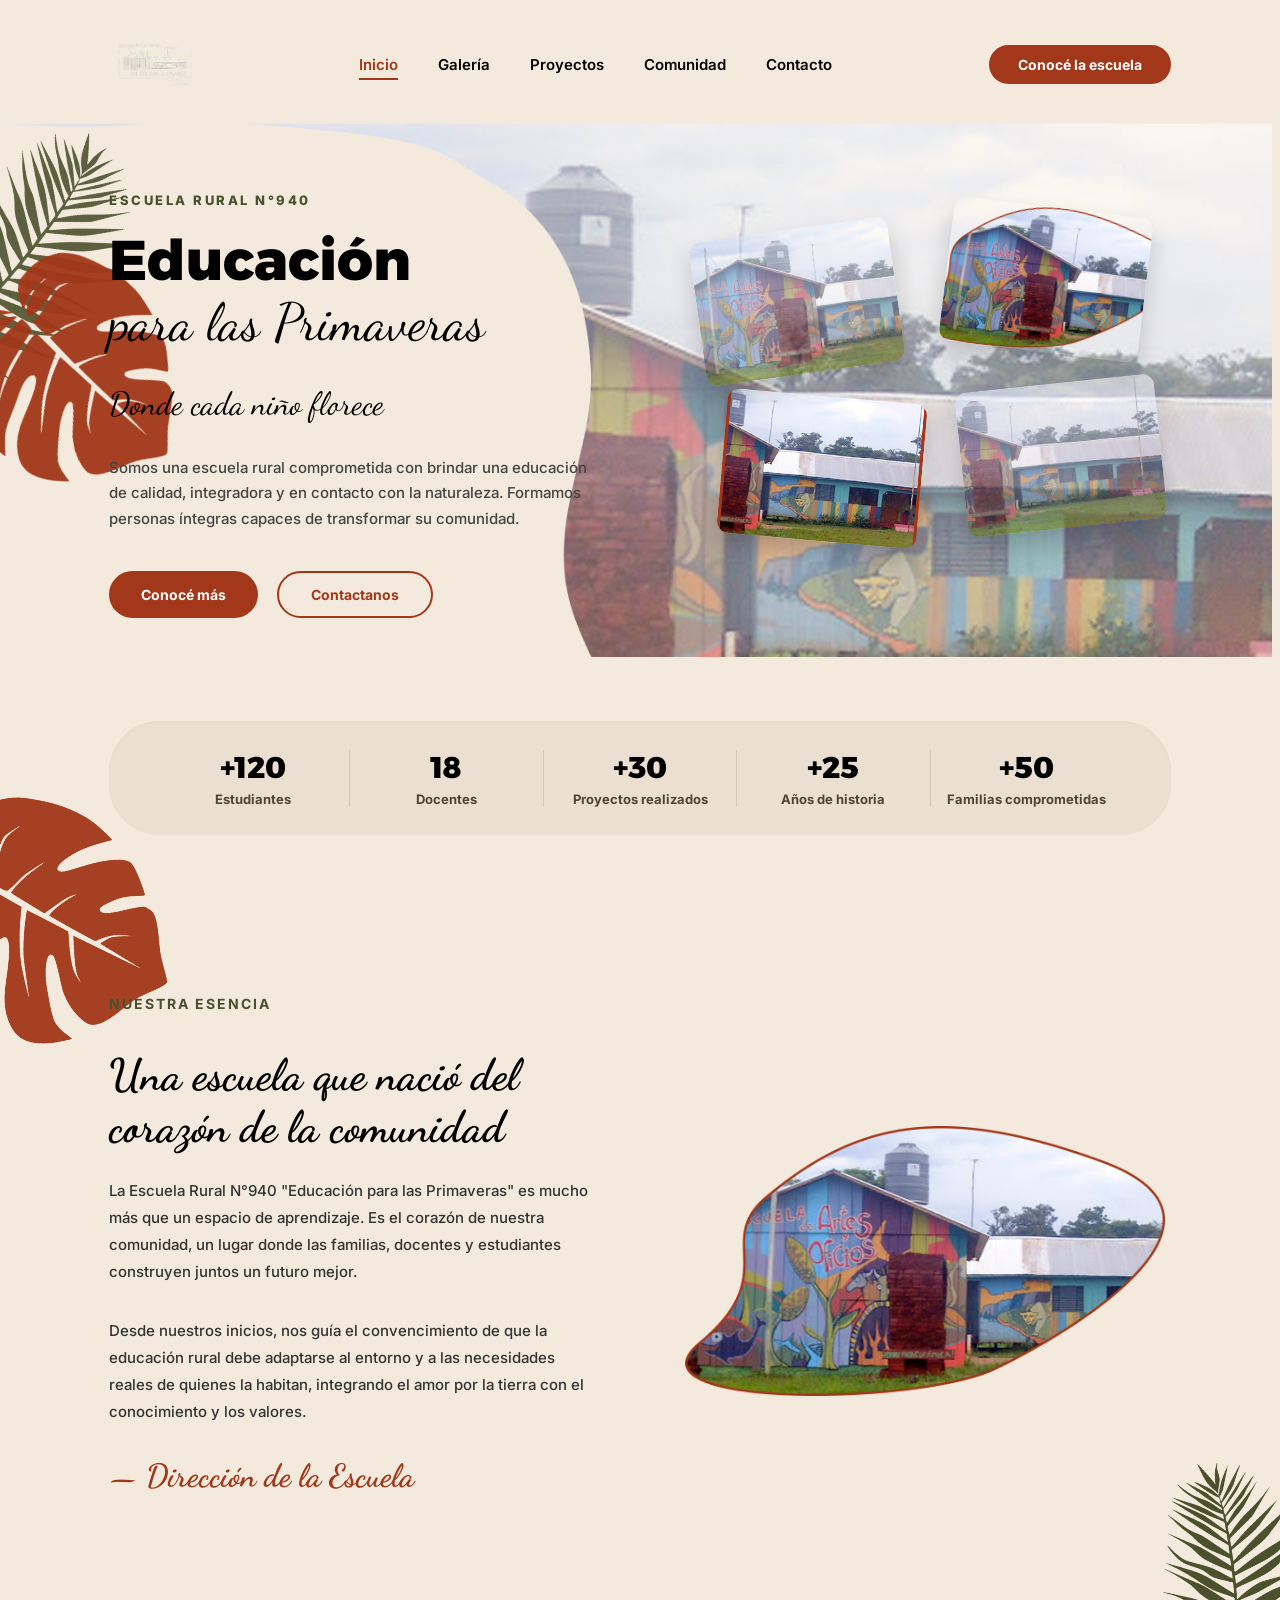
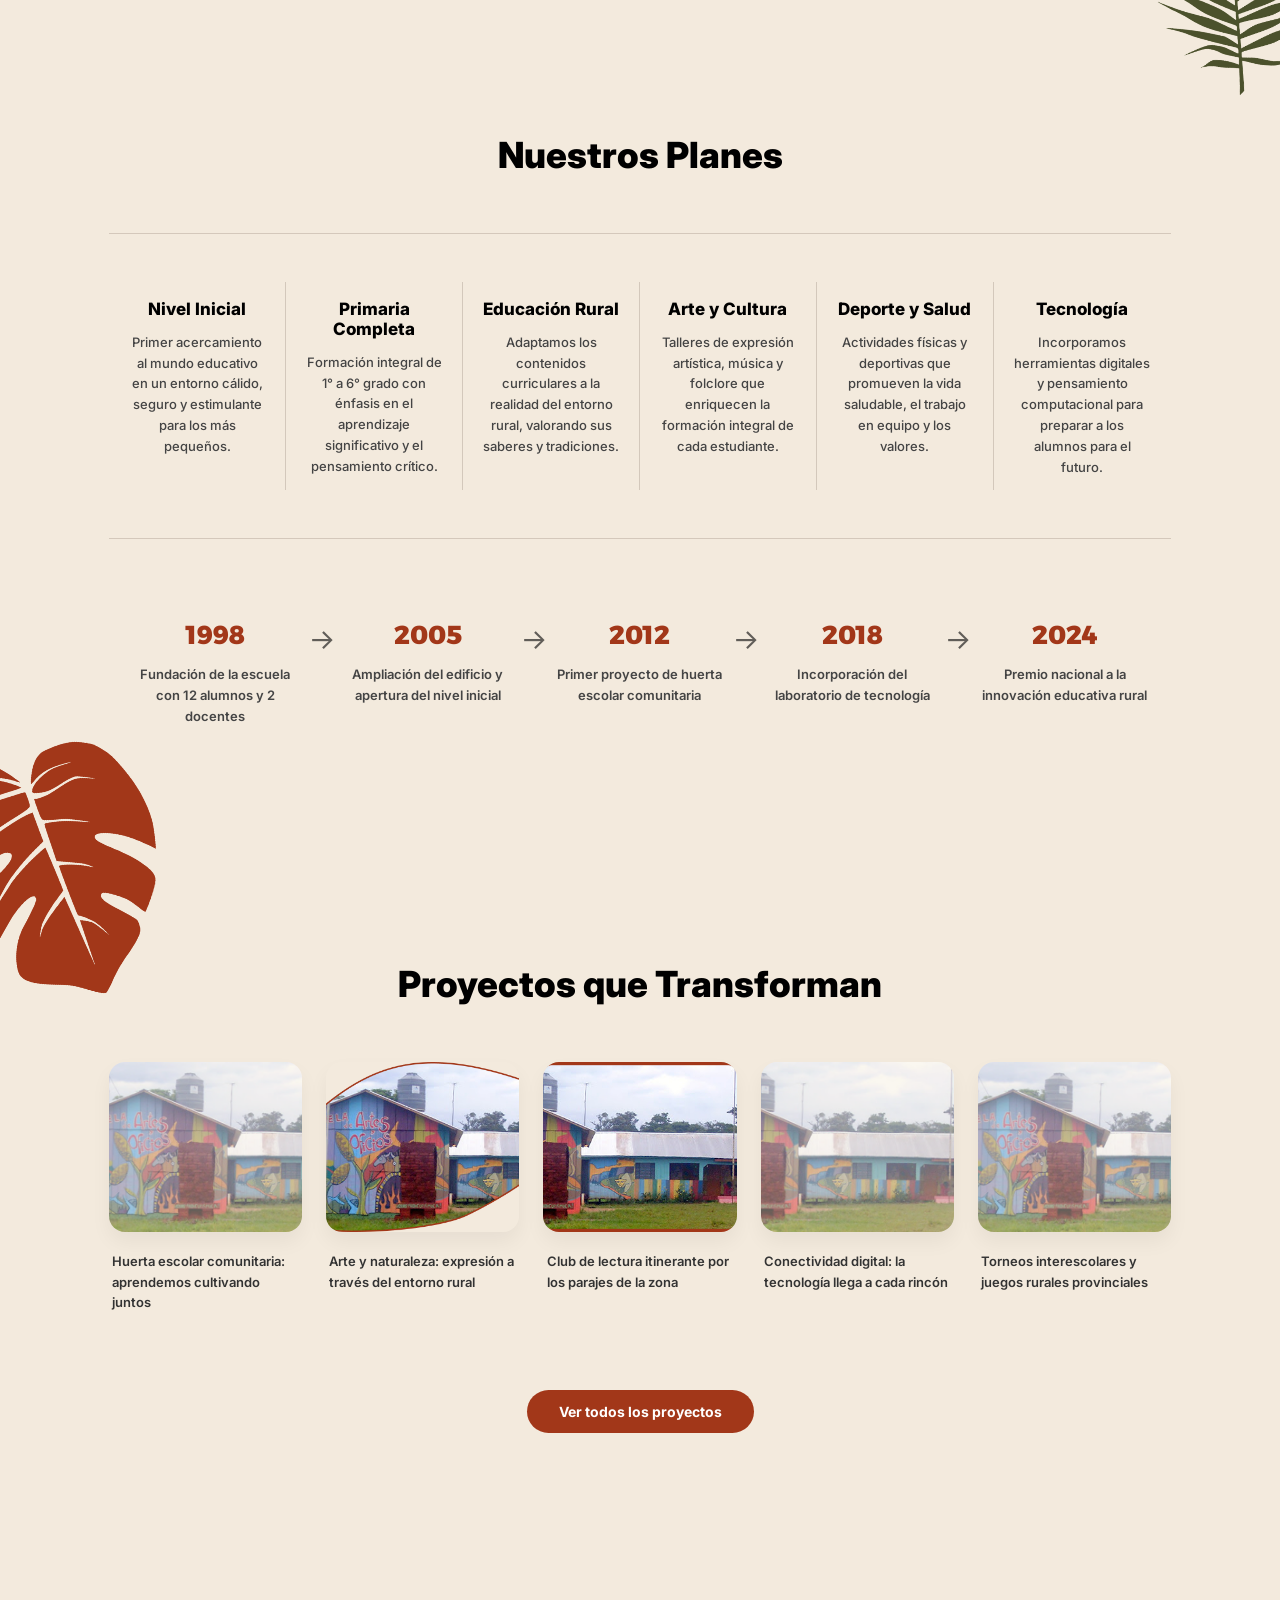
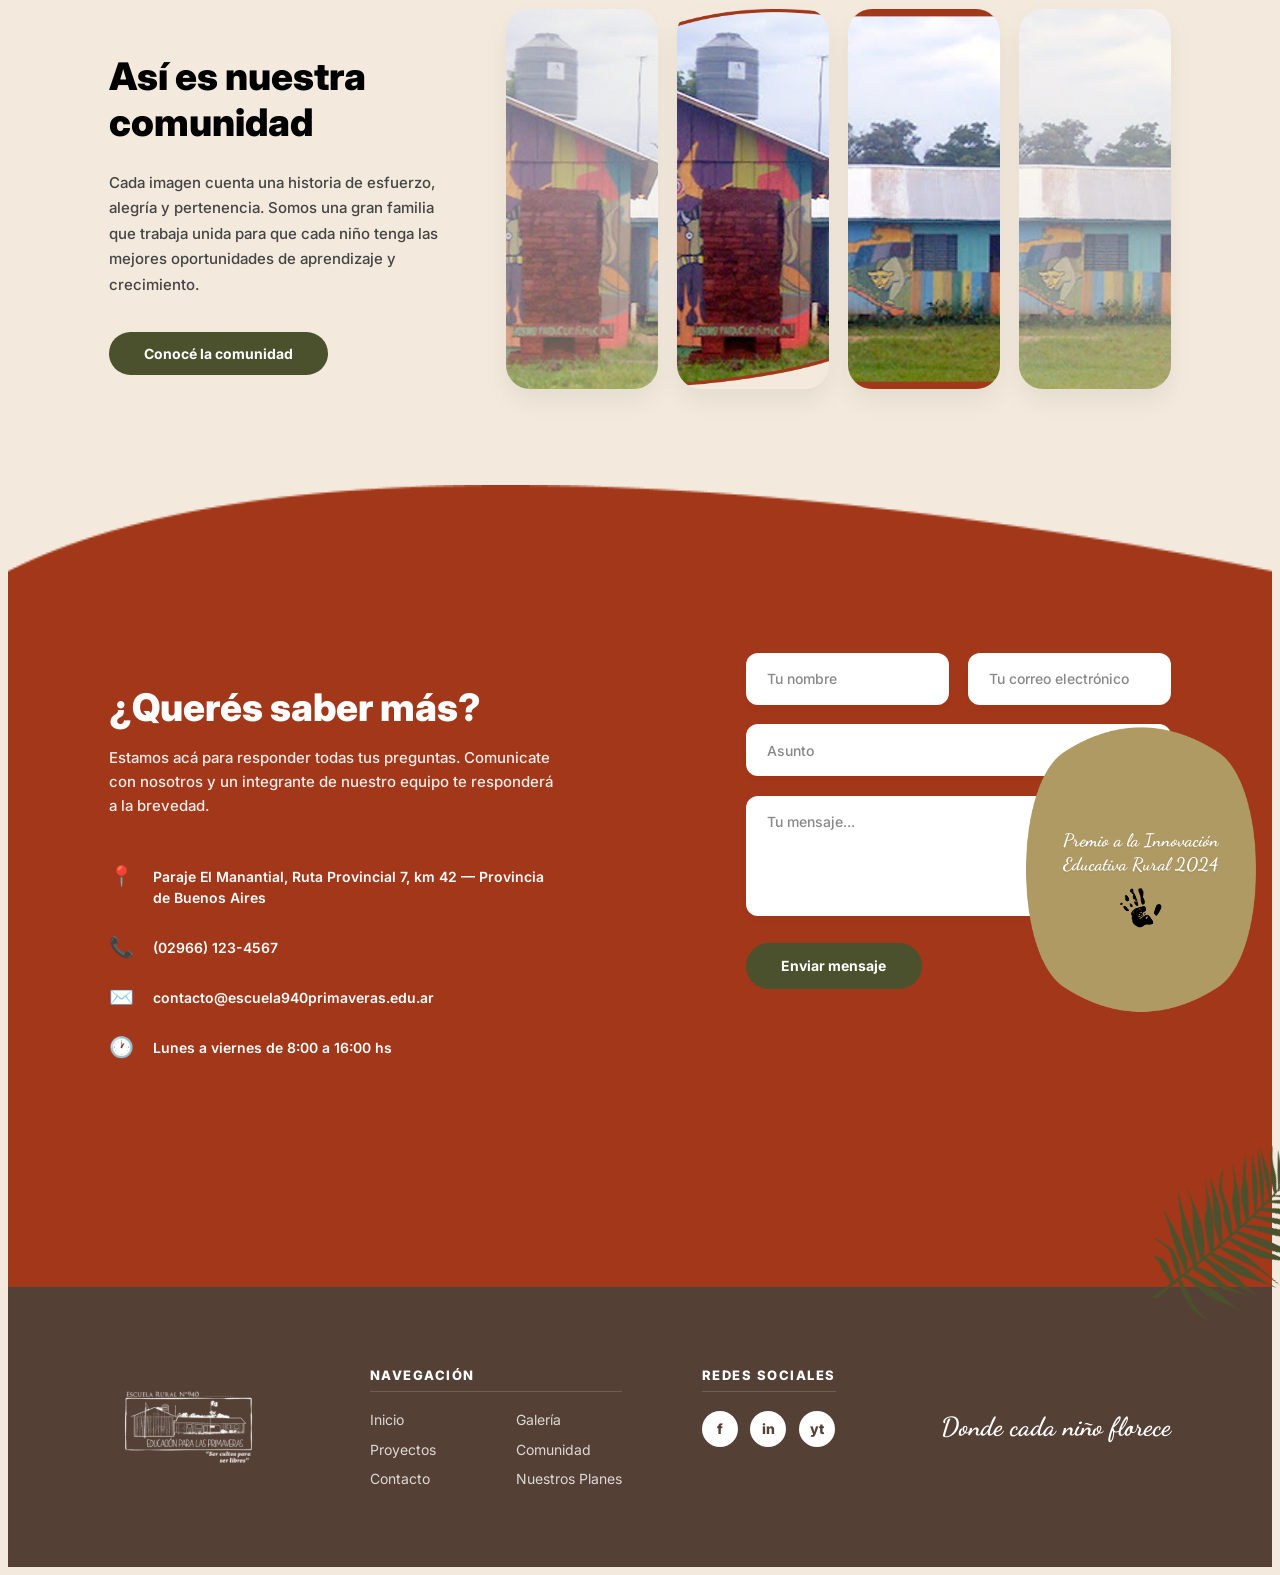
<file: index.html>
<!DOCTYPE html>
<html lang="es">
<head>
    <meta charset="UTF-8">
    <meta http-equiv="refresh" content="0; url=html/inicio.html">
    <title>Redirigiendo...</title>
    <script>
        window.location.href = "html/inicio.html";
    </script>
</head>
<body>
    <p>Redirigiendo a la página de inicio... Si no eres redirigido, <a href="html/inicio.html">haz clic aquí</a>.</p>
</body>
</html>
</file>
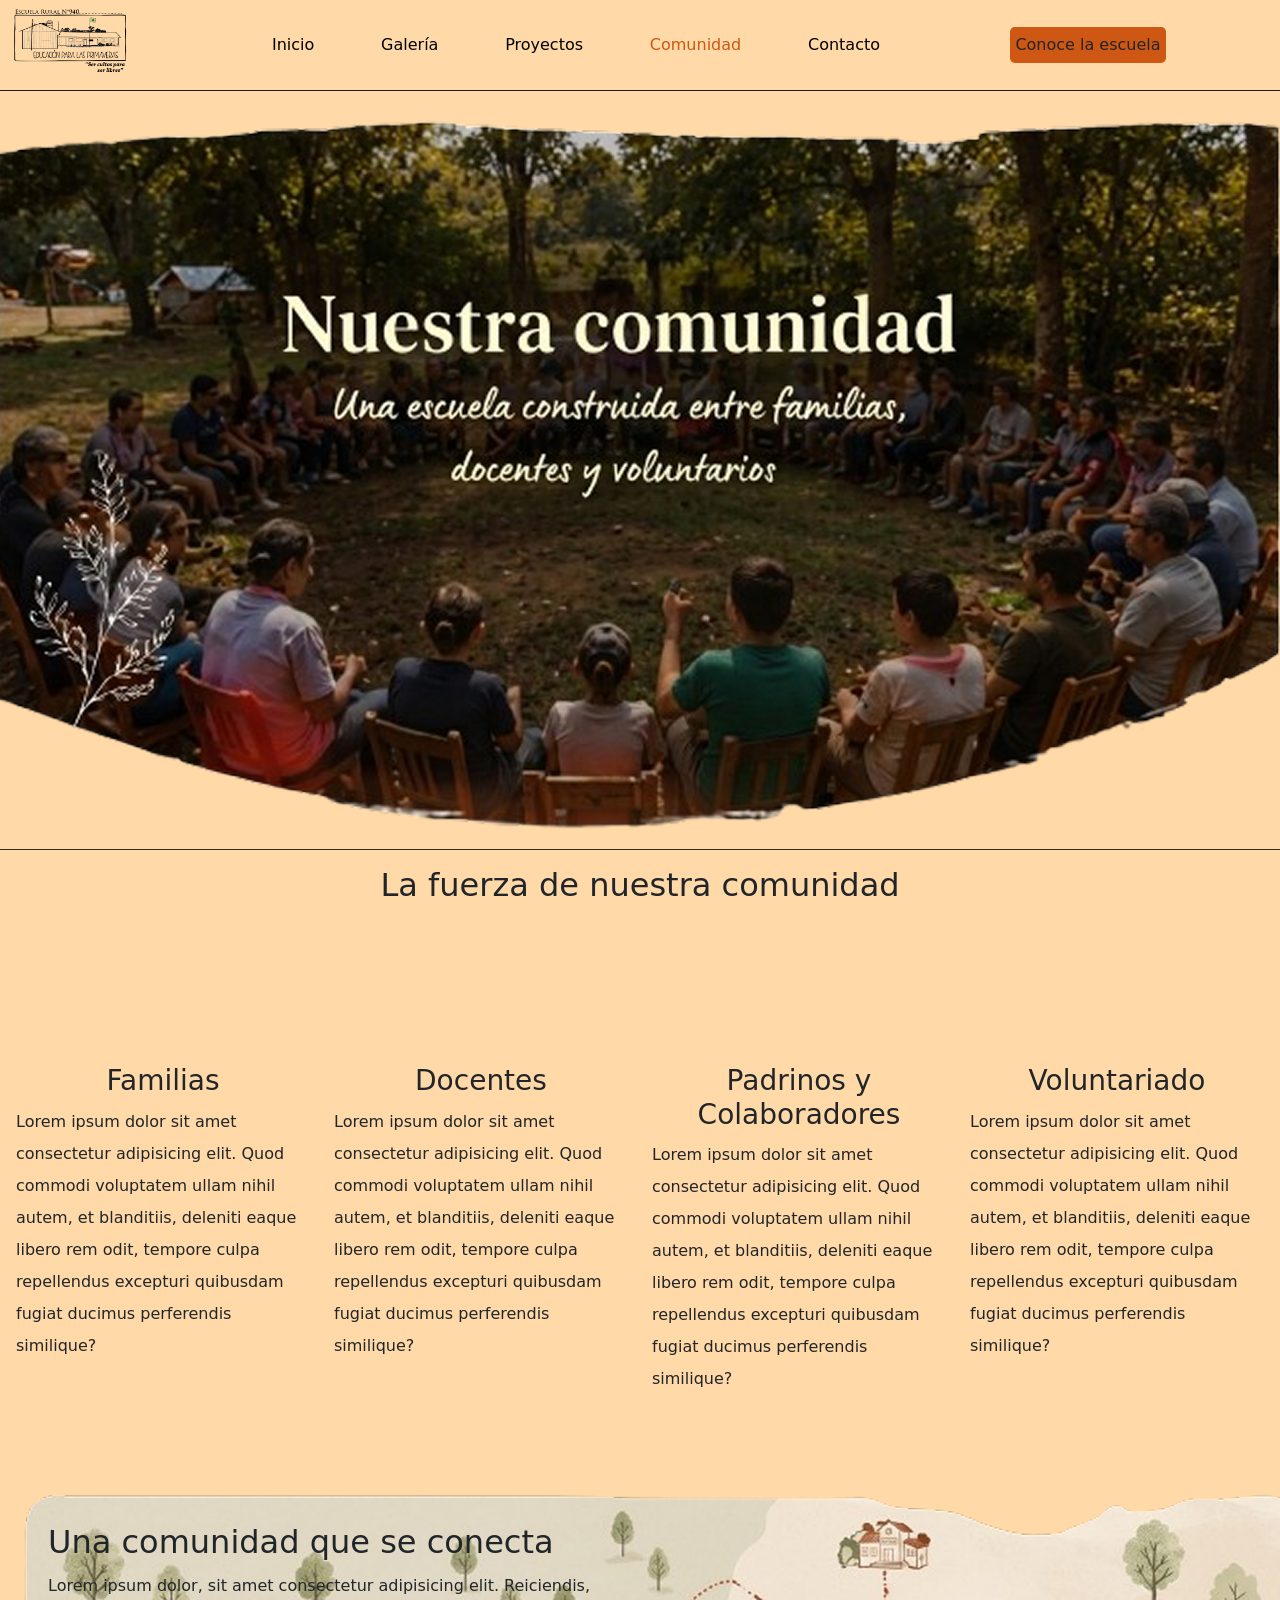
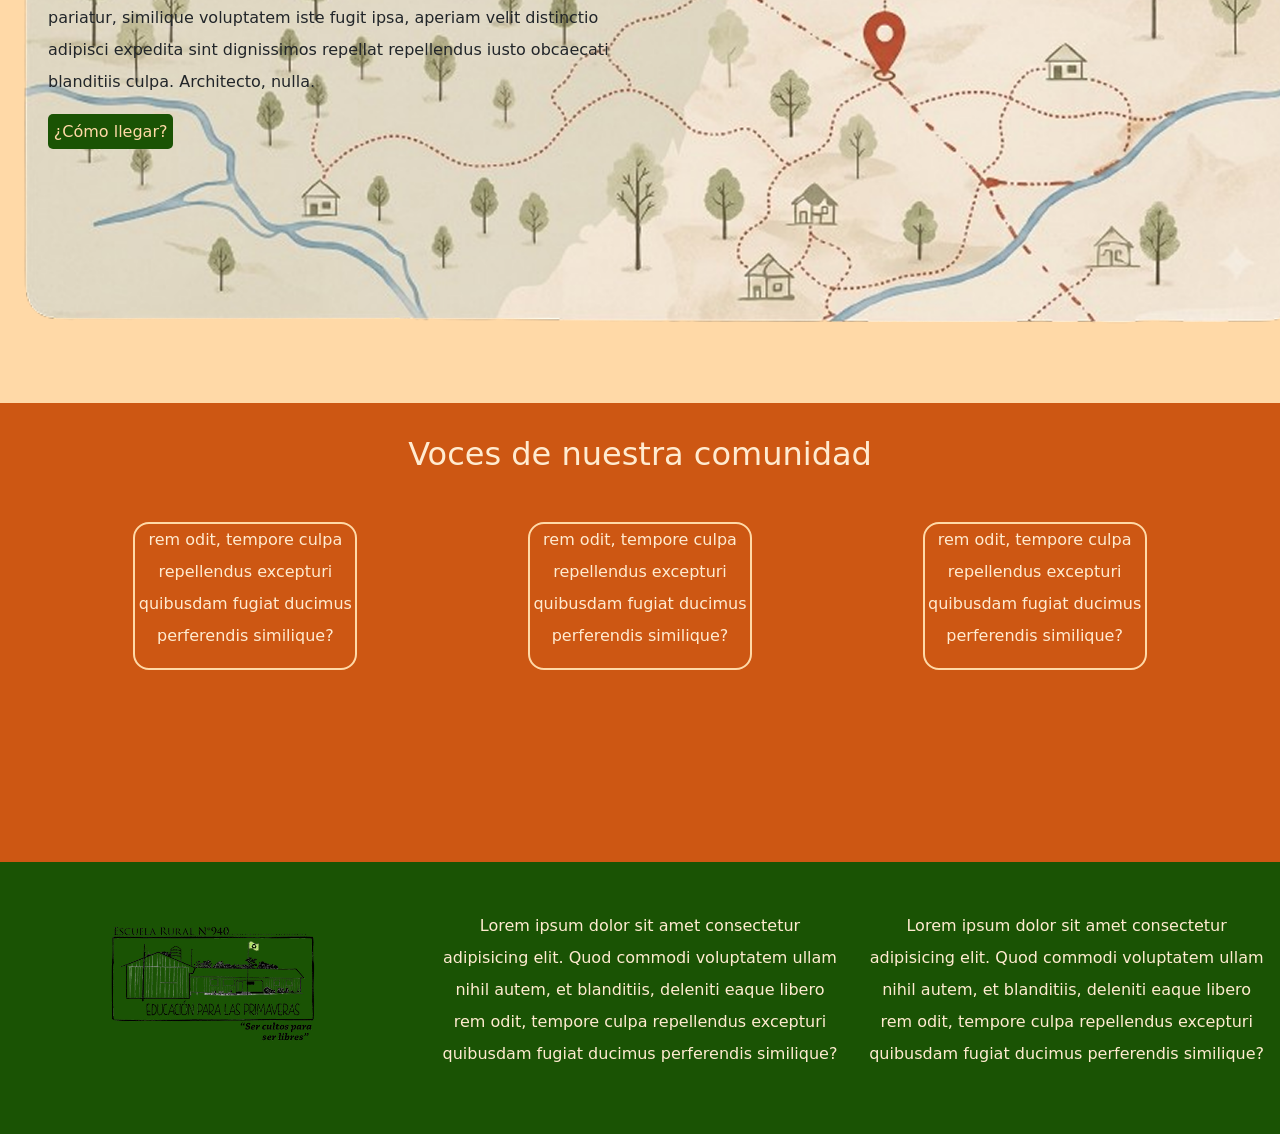
<file: html/comunidad.html>
<!DOCTYPE html>
<html lang="en">
<head>
    <meta charset="UTF-8">
    <meta name="viewport" content="width=device-width, initial-scale=1.0">
    <link href="https://cdn.jsdelivr.net/npm/bootstrap@5.3.8/dist/css/bootstrap.min.css" rel="stylesheet" integrity="sha384-sRIl4kxILFvY47J16cr9ZwB07vP4J8+LH7qKQnuqkuIAvNWLzeN8tE5YBujZqJLB" crossorigin="anonymous">
    <link rel="stylesheet" href="../css/general.css">
    <title>Comunidad</title>
</head>
<body>
    <header>
        <div class="cont_logo_cabecera">
            <img src="../src/img/image 7.png" alt="">
        </div>
        <div class="cont_enlaces_cabecera">
            <div class="index_option"><a href="../html/inicio.html">Inicio</a></div>
            <div class="index_option"><a href="../html/galeria.html">Galería</a></div>
            <div class="index_option"><a href="../html/proyectos.html">Proyectos</a></div>
            <div class="index_option selected"><a href="comunidad.html">Comunidad</a></div>
            <div class="index_option"><a href="../html/inicio.html#contacto">Contacto</a></div>
        </div>
        <div class="cont_boton_escuela">
            <button class="btn">Conoce la escuela</button>
        </div>
    </header>

    <main>
        <img class="full_w_img" src="../src/img/imagen_muestra1 1.png" alt="">
        <div class="cont_members container-fluid text-center gap-3">
            <h2>La fuerza de nuestra comunidad</h2>
            <div class="row">
                <div class="section_comunity col-md-3">
                    <h3>Familias</h3>
                    <p>Lorem ipsum dolor sit amet consectetur adipisicing elit. Quod commodi voluptatem ullam nihil autem, et blanditiis, deleniti eaque libero rem odit, tempore culpa repellendus excepturi quibusdam fugiat ducimus perferendis similique?</p>
                </div>
                <div class="section_comunity col-md-3">
                    <h3>Docentes</h3>
                    <p>Lorem ipsum dolor sit amet consectetur adipisicing elit. Quod commodi voluptatem ullam nihil autem, et blanditiis, deleniti eaque libero rem odit, tempore culpa repellendus excepturi quibusdam fugiat ducimus perferendis similique?</p>
                </div>
                <div class="section_comunity col-md-3">
                    <h3>Padrinos y Colaboradores</h3>
                    <p>Lorem ipsum dolor sit amet consectetur adipisicing elit. Quod commodi voluptatem ullam nihil autem, et blanditiis, deleniti eaque libero rem odit, tempore culpa repellendus excepturi quibusdam fugiat ducimus perferendis similique?</p>
                </div>
                <div class="section_comunity col-md-3">
                    <h3>Voluntariado</h3>
                    <p>Lorem ipsum dolor sit amet consectetur adipisicing elit. Quod commodi voluptatem ullam nihil autem, et blanditiis, deleniti eaque libero rem odit, tempore culpa repellendus excepturi quibusdam fugiat ducimus perferendis similique?</p>
                </div>
            </div>
        </div>

        <div class="cont_map">
            <div class="cont_text_map">
                <h2>Una comunidad que se conecta</h2>
                <p>Lorem ipsum dolor, sit amet consectetur adipisicing elit. Reiciendis, pariatur, similique voluptatem iste fugit ipsa, aperiam velit distinctio adipisci expedita sint dignissimos repellat repellendus iusto obcaecati blanditiis culpa. Architecto, nulla.</p>
                <button class="btn bg_green">¿Cómo llegar?</button>            
            </div>
        </div>

        <div class="cont_voices container-fluid text-center">
            <h2>Voces de nuestra comunidad</h2>
            <div class="center_items">
                <div class="voice">
                    <p>rem odit, tempore culpa repellendus excepturi quibusdam fugiat ducimus perferendis similique?</p>
                </div>
                <div class="voice">
                    <p>rem odit, tempore culpa repellendus excepturi quibusdam fugiat ducimus perferendis similique?</p>
                </div>
                <div class="voice">
                    <p>rem odit, tempore culpa repellendus excepturi quibusdam fugiat ducimus perferendis similique?</p>
                </div>
            </div>
        </div>

        <footer class="container-fluid text-center">
            <div class="row">
                <div class="col-md-4">
                    <img src="../src/img/image 7.png" alt="">
                </div>
                <div class="col-md-4">
                    <p>Lorem ipsum dolor sit amet consectetur adipisicing elit. Quod commodi voluptatem ullam nihil autem, et blanditiis, deleniti eaque libero rem odit, tempore culpa repellendus excepturi quibusdam fugiat ducimus perferendis similique?</p>
                </div>
                <div class="col-md-4">
                    <p>Lorem ipsum dolor sit amet consectetur adipisicing elit. Quod commodi voluptatem ullam nihil autem, et blanditiis, deleniti eaque libero rem odit, tempore culpa repellendus excepturi quibusdam fugiat ducimus perferendis similique?</p>
                </div>
            </div>
        </footer>
    </main>

    <script src="https://cdn.jsdelivr.net/npm/bootstrap@5.3.8/dist/js/bootstrap.bundle.min.js" integrity="sha384-FKyoEForCGlyvwx9Hj09JcYn3nv7wiPVlz7YYwJrWVcXK/BmnVDxM+D2scQbITxI" crossorigin="anonymous"></script>
    <script src="../js/comunidad.js"></script>
</body>
</html>
</file>
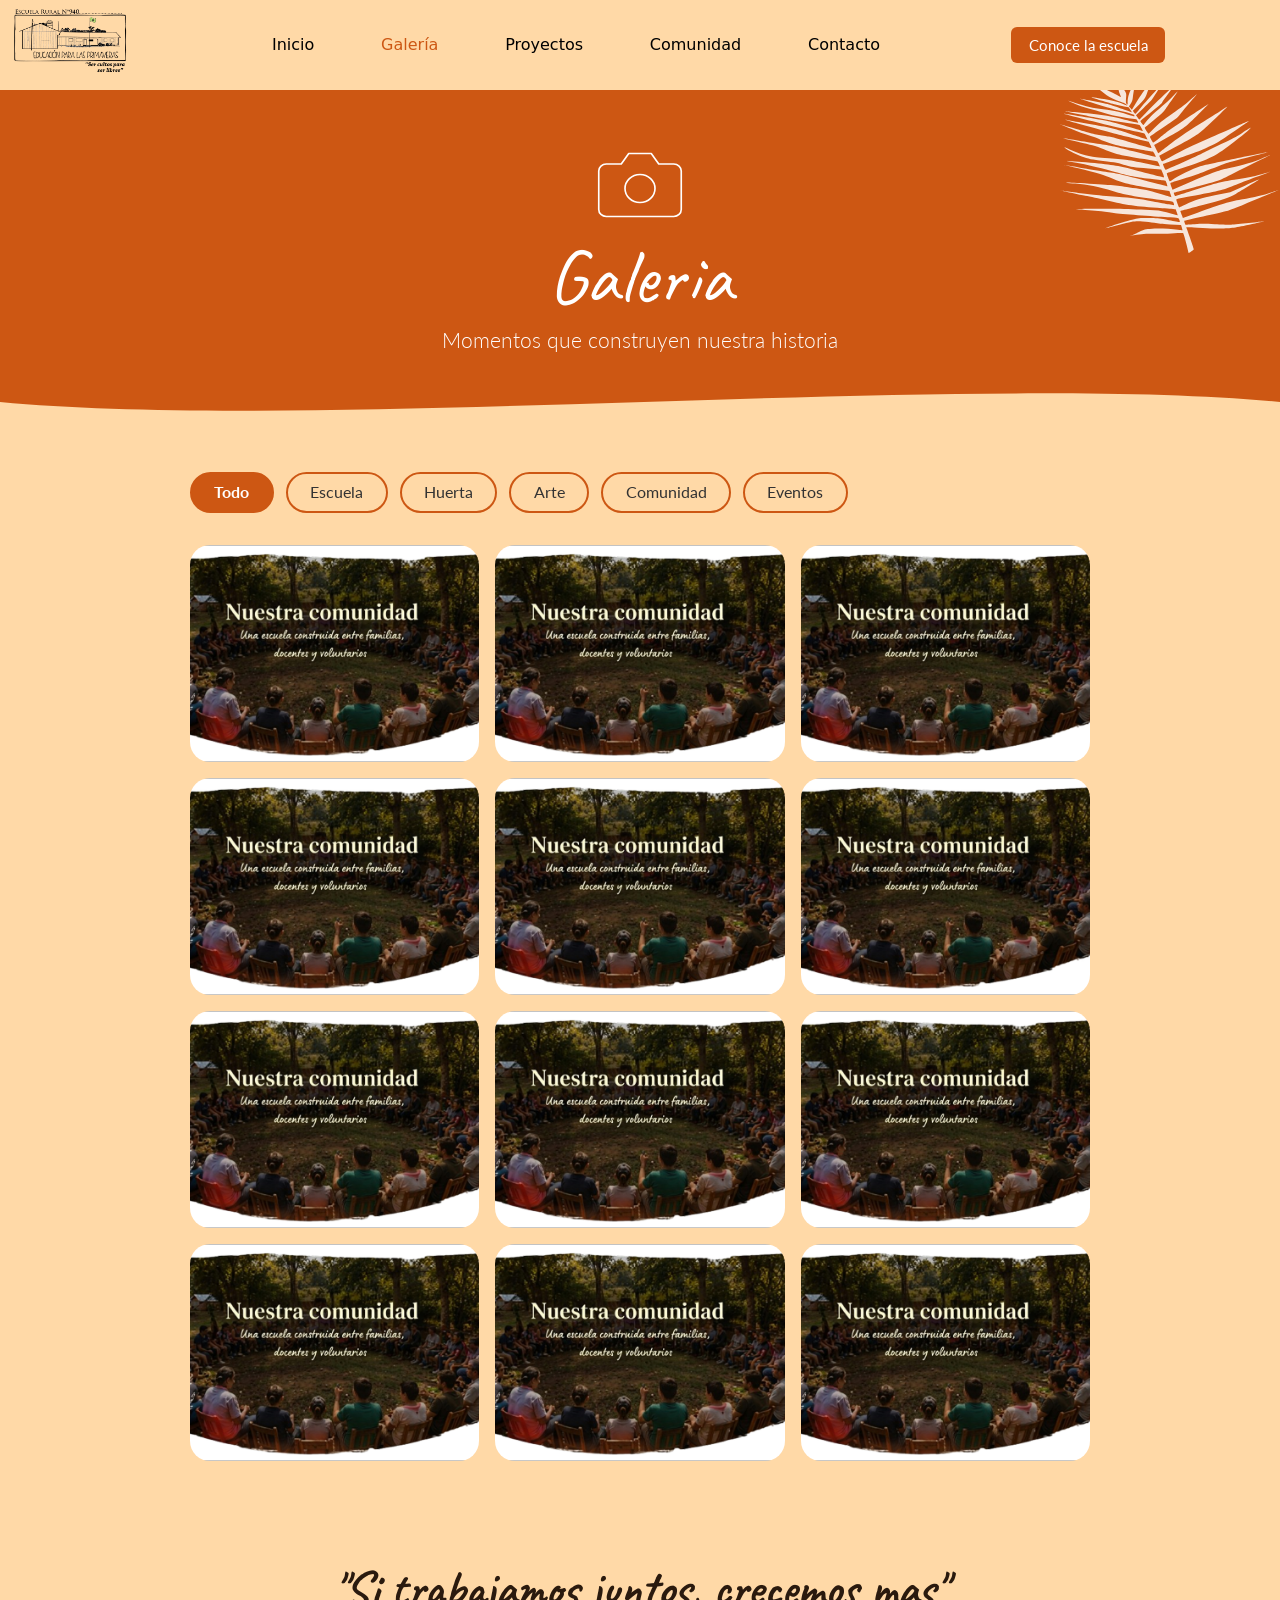
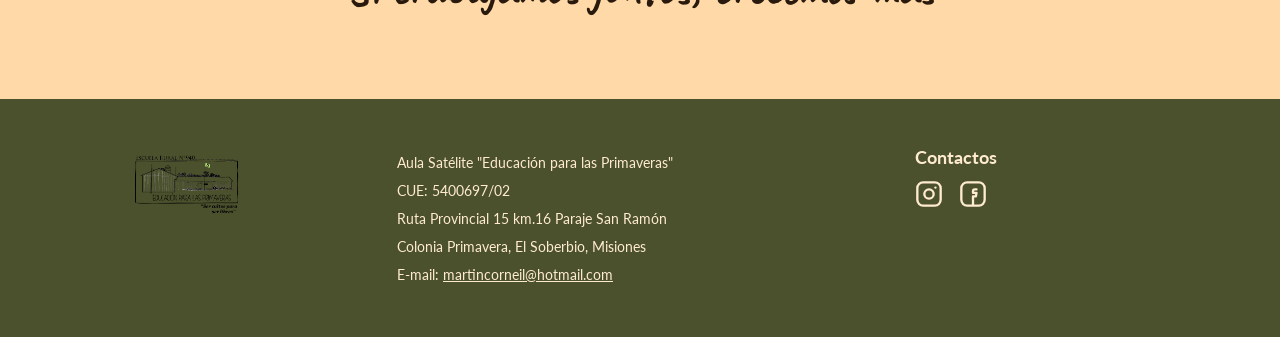
<file: html/galeria.html>
<!DOCTYPE html>
<html lang="es">
<head>
    <meta charset="UTF-8">
    <meta name="viewport" content="width=device-width, initial-scale=1.0">
    <meta name="description" content="Galería de fotos de la Escuela Rural N°940 - Momentos que construyen nuestra historia">
    <link href="https://cdn.jsdelivr.net/npm/bootstrap@5.3.8/dist/css/bootstrap.min.css" rel="stylesheet" integrity="sha384-sRIl4kxILFvY47J16cr9ZwB07vP4J8+LH7qKQnuqkuIAvNWLzeN8tE5YBujZqJLB" crossorigin="anonymous">
    <link rel="preconnect" href="https://fonts.googleapis.com">
    <link rel="preconnect" href="https://fonts.gstatic.com" crossorigin>
    <link href="https://fonts.googleapis.com/css2?family=Caveat:wght@400;700&family=Lato:wght@300;400;700&display=swap" rel="stylesheet">
    <link rel="stylesheet" href="../css/general.css">
    <link rel="stylesheet" href="../css/galeria.css">
    <title>Galería - Escuela Rural N°940</title>
</head>
<body>

    <!-- HEADER -->
    <header>
        <div class="cont_logo_cabecera">
            <img src="../src/img/image 7.png" alt="Logo Escuela Rural N°940">
        </div>
        <div class="cont_enlaces_cabecera">
            <div class="index_option"><a href="../html/inicio.html">Inicio</a></div>
            <div class="index_option selected"><a href="galeria.html">Galería</a></div>
            <div class="index_option"><a href="../html/proyectos.html">Proyectos</a></div>
            <div class="index_option"><a href="../html/comunidad.html">Comunidad</a></div>
            <div class="index_option"><a href="../html/inicio.html#contacto">Contacto</a></div>
        </div>
        <div class="cont_boton_escuela">
            <button class="btn btn-escuela">Conoce la escuela</button>
        </div>
    </header>

    <main>
        <!-- HERO SECTION -->
        <section class="galeria-hero">
            <!-- Decoración hoja / vector top-right -->
            <div class="hero-leaf">
                <img src="../src/img/Vector.svg" alt="" aria-hidden="true">
            </div>

            <div class="hero-content">
                <!-- Ícono cámara -->
                <div class="hero-camera">
                    <img src="../src/img/Camera.svg" alt="Cámara fotográfica">
                </div>
                <h1 class="hero-title">Galeria</h1>
                <p class="hero-subtitle">Momentos que construyen nuestra historia</p>
            </div>

            <!-- Onda inferior -->
            <div class="hero-wave">
                <svg viewBox="0 0 1440 80" preserveAspectRatio="none" xmlns="http://www.w3.org/2000/svg">
                    <path d="M0,40 C360,80 1080,0 1440,40 L1440,80 L0,80 Z" fill="rgb(255,217,167)"/>
                </svg>
            </div>
        </section>

        <!-- FILTROS -->
        <section class="galeria-filtros">
            <div class="filtros-container">
                <button class="filtro-btn active" data-filter="todo" id="filter-todo">Todo</button>
                <button class="filtro-btn" data-filter="escuela" id="filter-escuela">Escuela</button>
                <button class="filtro-btn" data-filter="huerta" id="filter-huerta">Huerta</button>
                <button class="filtro-btn" data-filter="arte" id="filter-arte">Arte</button>
                <button class="filtro-btn" data-filter="comunidad" id="filter-comunidad">Comunidad</button>
                <button class="filtro-btn" data-filter="eventos" id="filter-eventos">Eventos</button>
            </div>
        </section>

        <!-- GRID DE FOTOS -->
        <section class="galeria-grid">
            <div class="foto-grid" id="foto-grid">

                <!-- Fila 1 -->
                <div class="foto-item" data-category="comunidad">
                    <img src="../src/img/comunidad1.jpg" alt="Comunidad escolar">
                </div>
                <div class="foto-item" data-category="eventos">
                    <img src="../src/img/comunidad1.jpg" alt="Evento escolar">
                </div>
                <div class="foto-item" data-category="escuela">
                    <img src="../src/img/comunidad1.jpg" alt="Escuela">
                </div>

                <!-- Fila 2 -->
                <div class="foto-item" data-category="comunidad">
                    <img src="../src/img/comunidad1.jpg" alt="Comunidad">
                </div>
                <div class="foto-item" data-category="huerta">
                    <img src="../src/img/comunidad1.jpg" alt="Huerta escolar">
                </div>
                <div class="foto-item" data-category="arte">
                    <img src="../src/img/comunidad1.jpg" alt="Arte">
                </div>

                <!-- Fila 3 -->
                <div class="foto-item" data-category="escuela">
                    <img src="../src/img/comunidad1.jpg" alt="Escuela">
                </div>
                <div class="foto-item" data-category="eventos">
                    <img src="../src/img/comunidad1.jpg" alt="Eventos">
                </div>
                <div class="foto-item" data-category="comunidad">
                    <img src="../src/img/comunidad1.jpg" alt="Comunidad">
                </div>

                <!-- Fila 4 -->
                <div class="foto-item" data-category="arte">
                    <img src="../src/img/comunidad1.jpg" alt="Arte">
                </div>
                <div class="foto-item" data-category="huerta">
                    <img src="../src/img/comunidad1.jpg" alt="Huerta">
                </div>
                <div class="foto-item" data-category="escuela">
                    <img src="../src/img/comunidad1.jpg" alt="Escuela">
                </div>

            </div>
        </section>

        <!-- FRASE -->
        <section class="galeria-frase">
            <blockquote class="frase-text">
                "Si trabajamos juntos, crecemos mas"
            </blockquote>
        </section>

        <!-- FOOTER -->
        <footer>
            <div class="footer-inner">
                <div class="footer-logo">
                    <img src="../src/img/image 7.png" alt="Logo Escuela Rural N°940">
                </div>
                <div class="footer-info">
                    <p>Aula Satélite "Educación para las Primaveras"</p>
                    <p>CUE: 5400697/02</p>
                    <p>Ruta Provincial 15 km.16 Paraje San Ramón</p>
                    <p>Colonia Primavera, El Soberbio, Misiones</p>
                    <p>E-mail: <a href="mailto:martincorneil@hotmail.com">martincorneil@hotmail.com</a></p>
                </div>
                <div class="footer-contactos">
                    <h3>Contactos</h3>
                    <div class="footer-social">
                        <!-- Instagram icon -->
                        <a href="#" class="social-icon" id="footer-instagram" aria-label="Instagram">
                            <svg width="28" height="28" viewBox="0 0 24 24" fill="none" xmlns="http://www.w3.org/2000/svg">
                                <rect x="2" y="2" width="20" height="20" rx="5" stroke="currentColor" stroke-width="2"/>
                                <circle cx="12" cy="12" r="4" stroke="currentColor" stroke-width="2"/>
                                <circle cx="17.5" cy="6.5" r="1" fill="currentColor"/>
                            </svg>
                        </a>
                        <!-- Facebook icon -->
                        <a href="#" class="social-icon" id="footer-facebook" aria-label="Facebook">
                            <svg width="28" height="28" viewBox="0 0 24 24" fill="none" xmlns="http://www.w3.org/2000/svg">
                                <rect x="2" y="2" width="20" height="20" rx="5" stroke="currentColor" stroke-width="2"/>
                                <path d="M15 8h-1.5A1.5 1.5 0 0 0 12 9.5V11h3l-.5 3H12v7" stroke="currentColor" stroke-width="2" stroke-linecap="round" stroke-linejoin="round"/>
                            </svg>
                        </a>
                    </div>
                </div>
            </div>
        </footer>
    </main>

    <script src="https://cdn.jsdelivr.net/npm/bootstrap@5.3.8/dist/js/bootstrap.bundle.min.js" integrity="sha384-FKyoEForCGlyvwx9Hj09JcYn3nv7wiPVlz7YYwJrWVcXK/BmnVDxM+D2scQbITxI" crossorigin="anonymous"></script>
    <script src="../js/galeria.js"></script>
</body>
</html>
</file>
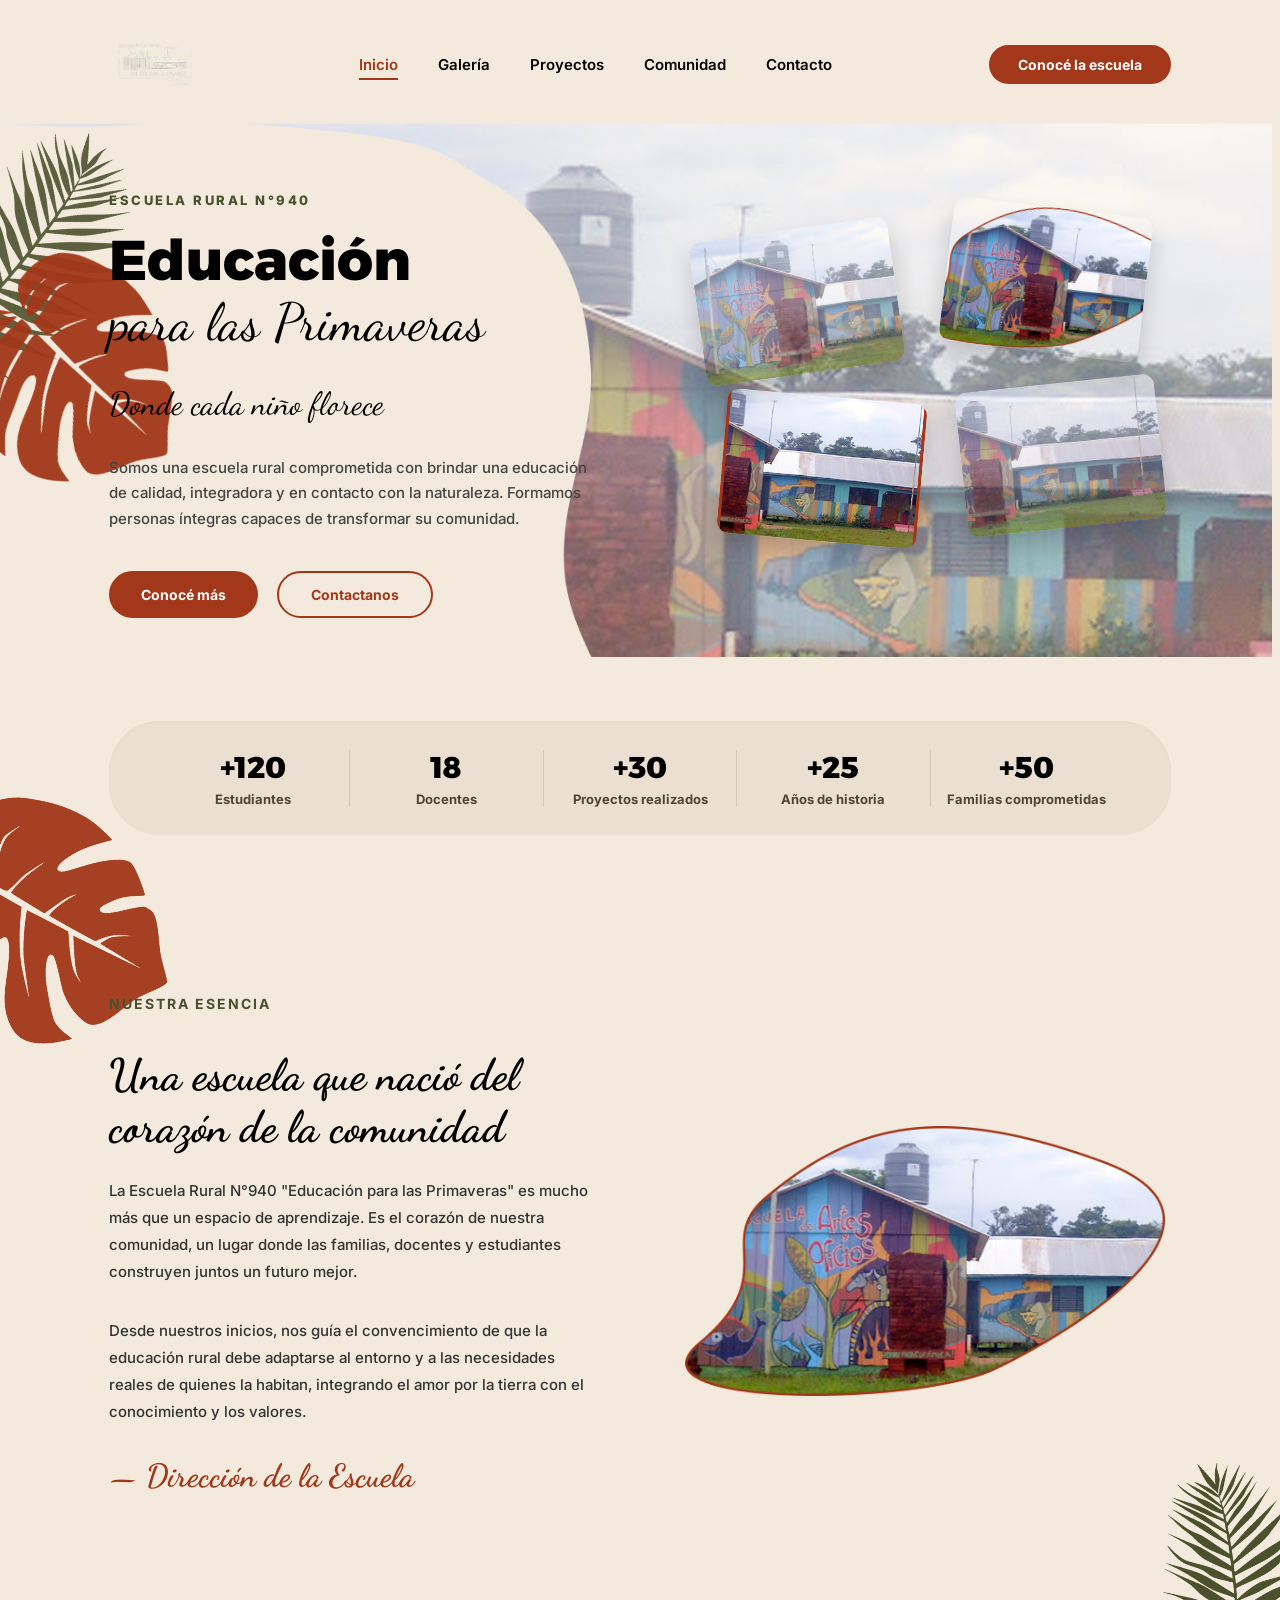
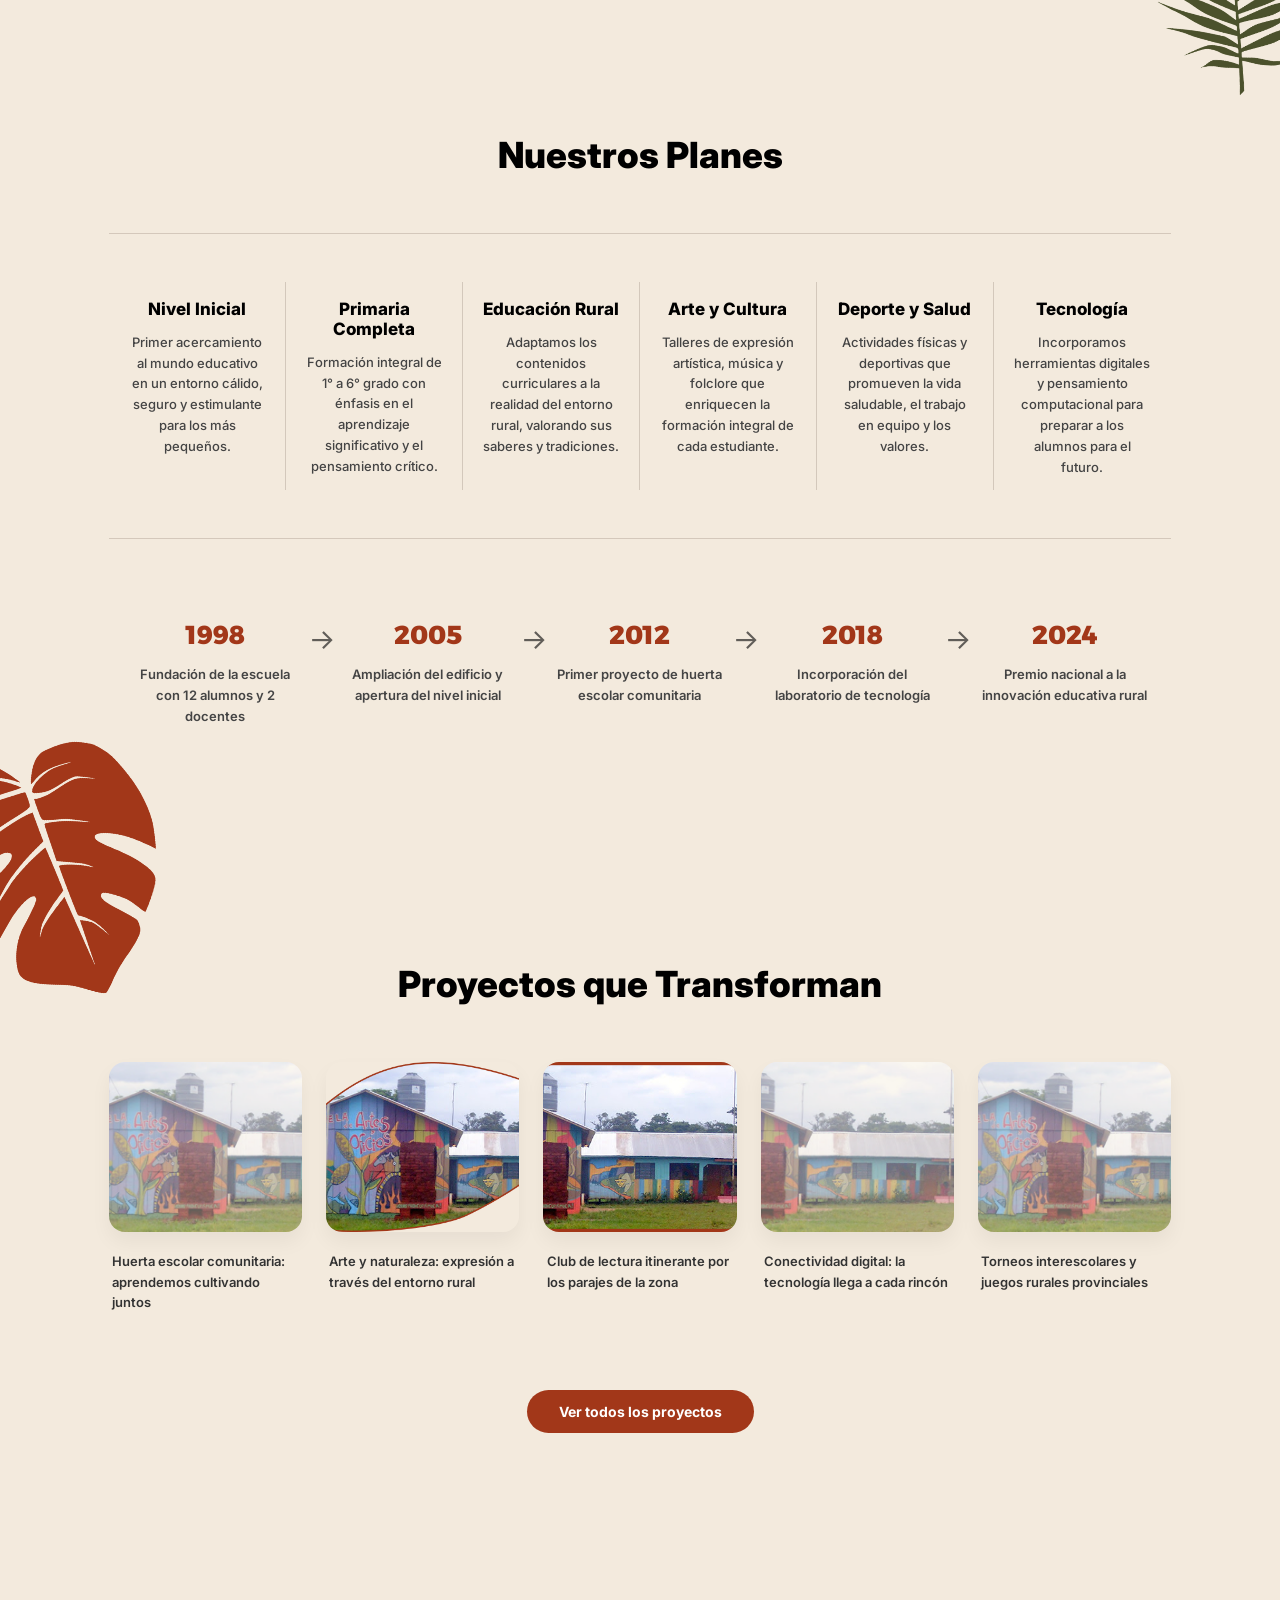
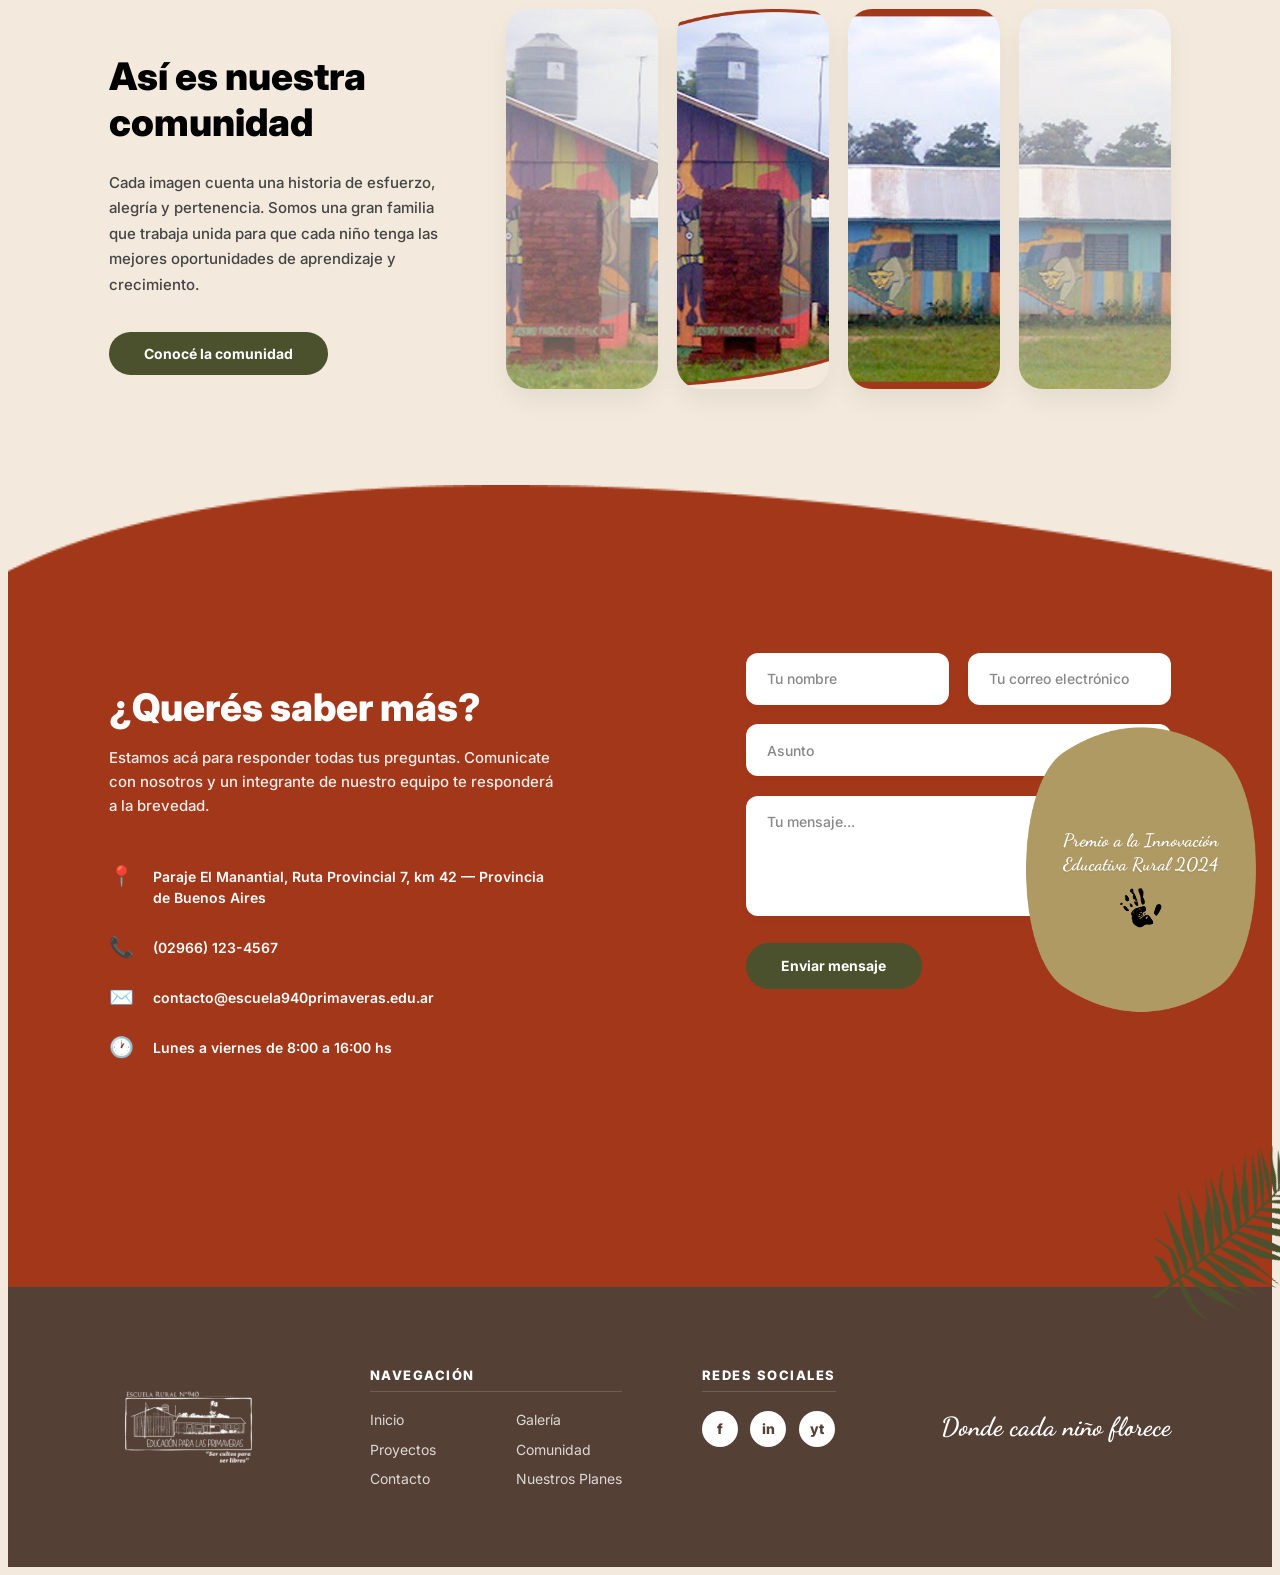
<file: html/inicio.html>
<!DOCTYPE html>
<html lang="es">

<head>
    <meta charset="UTF-8">
    <meta name="viewport" content="width=device-width, initial-scale=1.0">
    <title>Inicio — Escuela Rural N°940 "Educación para las Primaveras"</title>
    <meta name="description"
        content="Bienvenidos a la Escuela Rural N°940 Educación para las Primaveras. Conocé nuestra comunidad, proyectos y propuesta educativa.">
    <link rel="stylesheet" href="../css/inicio.css">
</head>

<body>

    <!-- =====================================================================
         CABECERA (HEADER)
         ===================================================================== -->
    <header class="cabecera-inicio">
        <div class="logo-cabecera">
            <img src="../src/img/inicio/logoEscuelita.png" alt="Logo Escuela Rural N°940">
        </div>

        <nav class="enlaces-cabecera">
        <a href="inicio.html" class="enlace-nav activo">Inicio</a>
        <a href="galeria.html" class="enlace-nav">Galería</a>
        <a href="proyectos.html" class="enlace-nav">Proyectos</a>
        <a href="comunidad.html" class="enlace-nav">Comunidad</a>
        <a href="#contacto" class="enlace-nav">Contacto</a>
    </nav>

        <div class="boton-cabecera">
            <button class="btn-conoce" onclick="document.getElementById('esencia').scrollIntoView({behavior:'smooth'})">
                Conocé la escuela
            </button>
        </div>
    </header>

    <!-- =====================================================================
         SECCIÓN HERO
         ===================================================================== -->
    <section class="hero-section">
        <!-- Hojas decorativas -->
        <img class="hoja-decorativa hoja-top-verde" src="../src/img/inicio/hojaVerdeDecorativa.png" alt="">
        <img class="hoja-decorativa hoja-mid-marron" src="../src/img/inicio/hojaDecorativa.png" alt="">

        <div class="hero-contenido">
            <!-- Texto -->
            <div class="hero-texto">
                <span class="hero-tagline">ESCUELA RURAL N°940</span>

                <h1 class="hero-titulo">
                    <span class="txt-alexandria">Educación</span><br>
                    <span class="txt-dancing-italic">para las Primaveras</span>
                </h1>

                <p class="hero-slogan">Donde cada niño florece</p>

                <p class="hero-descripcion">
                    Somos una escuela rural comprometida con brindar una educación de calidad,
                    integradora y en contacto con la naturaleza. Formamos personas íntegras
                    capaces de transformar su comunidad.
                </p>

                <div class="hero-botones">
                    <button class="btn-solid-red"
                        onclick="document.getElementById('esencia').scrollIntoView({behavior:'smooth'})">
                        Conocé más
                    </button>
                    <button class="btn-outline-red"
                        onclick="document.getElementById('contacto').scrollIntoView({behavior:'smooth'})">
                        Contactanos
                    </button>
                </div>
            </div>

            <!-- Collage de fotos -->
            <div class="hero-collage-wrapper">
                <img class="foto-collage foto-1" src="../src/img/inicio/imgFirstHero.png" alt="Estudiantes en clase">
                <img class="foto-collage foto-2" src="../src/img/inicio/imgEscuelitaSeccion.png" alt="Escuela rural">
                <img class="foto-collage foto-3" src="../src/img/inicio/imgEscuelitaDecoracion.png"
                    alt="Actividades escolares">
                <img class="foto-collage foto-4" src="../src/img/inicio/escuelita.png" alt="Comunidad educativa">
            </div>
        </div>
    </section>

    <!-- =====================================================================
         BANNER DE ESTADÍSTICAS
         ===================================================================== -->
    <section class="stats-section">
        <div class="stats-capsula">
            <div class="stats-item">
                <span class="stats-numero">+120</span>
                <span class="stats-label">Estudiantes</span>
            </div>
            <div class="stats-item">
                <span class="stats-numero">18</span>
                <span class="stats-label">Docentes</span>
            </div>
            <div class="stats-item">
                <span class="stats-numero">+30</span>
                <span class="stats-label">Proyectos realizados</span>
            </div>
            <div class="stats-item">
                <span class="stats-numero">+25</span>
                <span class="stats-label">Años de historia</span>
            </div>
            <div class="stats-item">
                <span class="stats-numero">+50</span>
                <span class="stats-label">Familias comprometidas</span>
            </div>
        </div>
    </section>

    <!-- =====================================================================
         SECCIÓN NUESTRA ESENCIA
         ===================================================================== -->
    <section class="esencia-section" id="esencia">
        <!-- Hoja decorativa -->
        <img class="hoja-decorativa hoja-transicion-marron" src="../src/img/inicio/hojaDecorativa.png" alt="">
        <img class="hoja-decorativa hoja-esencia-verde" src="../src/img/inicio/hojaVerdeDecorativa.png" alt="">

        <div class="esencia-contenido">
            <!-- Texto -->
            <div class="esencia-texto">
                <span class="esencia-tagline">Nuestra Esencia</span>
                <h2 class="esencia-titulo">Una escuela que nació del corazón de la comunidad</h2>
                <p class="esencia-descripcion">
                    La Escuela Rural N°940 "Educación para las Primaveras" es mucho más que un espacio
                    de aprendizaje. Es el corazón de nuestra comunidad, un lugar donde las familias,
                    docentes y estudiantes construyen juntos un futuro mejor.
                </p>
                <p class="esencia-descripcion">
                    Desde nuestros inicios, nos guía el convencimiento de que la educación rural
                    debe adaptarse al entorno y a las necesidades reales de quienes la habitan,
                    integrando el amor por la tierra con el conocimiento y los valores.
                </p>
                <p class="esencia-firma">— Dirección de la Escuela</p>
            </div>

            <!-- Imagen -->
            <div class="esencia-imagen-wrapper">
                <img class="esencia-imagen" src="../src/img/inicio/imgEscuelitaSeccion.png"
                    alt="Vista de la escuela y su entorno">
            </div>
        </div>
    </section>

    <!-- =====================================================================
         SECCIÓN NUESTROS PLANES
         ===================================================================== -->
    <section class="planes-section" id="planes">
        <!-- Hoja decorativa -->
        <img class="hoja-decorativa hoja-planes-marron" src="../src/img/inicio/hojaDecorativa.png" alt="">

        <h2 class="seccion-titulo-centrado">Nuestros Planes</h2>

        <!-- Grid de planes -->
        <div class="planes-grid">
            <div class="plan-card">
                <h3 class="plan-titulo">Nivel Inicial</h3>
                <p class="plan-descripcion">Primer acercamiento al mundo educativo en un entorno cálido, seguro y
                    estimulante para los más pequeños.</p>
            </div>
            <div class="plan-card">
                <h3 class="plan-titulo">Primaria Completa</h3>
                <p class="plan-descripcion">Formación integral de 1° a 6° grado con énfasis en el aprendizaje
                    significativo y el pensamiento crítico.</p>
            </div>
            <div class="plan-card">
                <h3 class="plan-titulo">Educación Rural</h3>
                <p class="plan-descripcion">Adaptamos los contenidos curriculares a la realidad del entorno rural,
                    valorando sus saberes y tradiciones.</p>
            </div>
            <div class="plan-card">
                <h3 class="plan-titulo">Arte y Cultura</h3>
                <p class="plan-descripcion">Talleres de expresión artística, música y folclore que enriquecen la
                    formación integral de cada estudiante.</p>
            </div>
            <div class="plan-card">
                <h3 class="plan-titulo">Deporte y Salud</h3>
                <p class="plan-descripcion">Actividades físicas y deportivas que promueven la vida saludable, el trabajo
                    en equipo y los valores.</p>
            </div>
            <div class="plan-card">
                <h3 class="plan-titulo">Tecnología</h3>
                <p class="plan-descripcion">Incorporamos herramientas digitales y pensamiento computacional para
                    preparar a los alumnos para el futuro.</p>
            </div>
        </div>

        <!-- Línea de Tiempo -->
        <div class="timeline-contenedor">
            <div class="timeline-item">
                <span class="timeline-anio">1998</span>
                <p class="timeline-texto">Fundación de la escuela con 12 alumnos y 2 docentes</p>
            </div>
            <span class="timeline-flecha">→</span>
            <div class="timeline-item">
                <span class="timeline-anio">2005</span>
                <p class="timeline-texto">Ampliación del edificio y apertura del nivel inicial</p>
            </div>
            <span class="timeline-flecha">→</span>
            <div class="timeline-item">
                <span class="timeline-anio">2012</span>
                <p class="timeline-texto">Primer proyecto de huerta escolar comunitaria</p>
            </div>
            <span class="timeline-flecha">→</span>
            <div class="timeline-item">
                <span class="timeline-anio">2018</span>
                <p class="timeline-texto">Incorporación del laboratorio de tecnología</p>
            </div>
            <span class="timeline-flecha">→</span>
            <div class="timeline-item">
                <span class="timeline-anio">2024</span>
                <p class="timeline-texto">Premio nacional a la innovación educativa rural</p>
            </div>
        </div>
    </section>

    <!-- =====================================================================
         SECCIÓN PROYECTOS QUE TRANSFORMAN
         ===================================================================== -->
    <section class="proyectos-section" id="proyectos">
        <h2 class="seccion-titulo-centrado">Proyectos que Transforman</h2>

        <div class="proyectos-grid">
            <div class="proyecto-card">
                <div class="proyecto-img-container">
                    <img src="../src/img/inicio/imgFirstHero.png" alt="Proyecto Huerta Escolar">
                </div>
                <p class="proyecto-texto">Huerta escolar comunitaria: aprendemos cultivando juntos</p>
            </div>
            <div class="proyecto-card">
                <div class="proyecto-img-container">
                    <img src="../src/img/inicio/imgEscuelitaSeccion.png" alt="Proyecto Arte">
                </div>
                <p class="proyecto-texto">Arte y naturaleza: expresión a través del entorno rural</p>
            </div>
            <div class="proyecto-card">
                <div class="proyecto-img-container">
                    <img src="../src/img/inicio/imgEscuelitaDecoracion.png" alt="Proyecto Lectura">
                </div>
                <p class="proyecto-texto">Club de lectura itinerante por los parajes de la zona</p>
            </div>
            <div class="proyecto-card">
                <div class="proyecto-img-container">
                    <img src="../src/img/inicio/escuelita.png" alt="Proyecto Tecnología">
                </div>
                <p class="proyecto-texto">Conectividad digital: la tecnología llega a cada rincón</p>
            </div>
            <div class="proyecto-card">
                <div class="proyecto-img-container">
                    <img src="../src/img/inicio/imgFirstHero.png" alt="Proyecto Deporte">
                </div>
                <p class="proyecto-texto">Torneos interescolares y juegos rurales provinciales</p>
            </div>
        </div>

        <div class="proyectos-boton-wrapper">
            <a href="proyectos.html">
                <button class="btn-solid-red">Ver todos los proyectos</button>
            </a>
        </div>
    </section>

    <!-- =====================================================================
         SECCIÓN ASÍ ES NUESTRA COMUNIDAD (GALERÍA)
         ===================================================================== -->
    <section class="comunidad-galeria-section" id="galeria">
        <div class="comunidad-galeria-contenido">
            <!-- Info -->
            <div class="comunidad-galeria-info">
                <h2 class="comunidad-galeria-titulo">Así es nuestra comunidad</h2>
                <p class="comunidad-galeria-descripcion">
                    Cada imagen cuenta una historia de esfuerzo, alegría y pertenencia.
                    Somos una gran familia que trabaja unida para que cada niño tenga
                    las mejores oportunidades de aprendizaje y crecimiento.
                </p>
                <a href="comunidad.html">
                    <button class="btn-solid-green">Conocé la comunidad</button>
                </a>
            </div>

            <!-- Galería de fotos verticales -->
            <div class="comunidad-galeria-fotos">
                <div class="foto-vertical-card">
                    <img src="../src/img/inicio/imgFirstHero.png" alt="Estudiantes en actividad">
                </div>
                <div class="foto-vertical-card">
                    <img src="../src/img/inicio/imgEscuelitaSeccion.png" alt="Escuela exterior">
                </div>
                <div class="foto-vertical-card">
                    <img src="../src/img/inicio/imgEscuelitaDecoracion.png" alt="Actividades comunitarias">
                </div>
                <div class="foto-vertical-card">
                    <img src="../src/img/inicio/escuelita.png" alt="Vida escolar cotidiana">
                </div>
            </div>
        </div>
    </section>

    <!-- =====================================================================
         SECCIÓN DE CONTACTO
         ===================================================================== -->
    <section class="contacto-section" id="contacto">
        <!-- Hoja decorativa -->
        <img class="hoja-decorativa hoja-contacto-verde" src="../src/img/inicio/hojaVerdeDecorativa.png" alt="">

        <div class="contacto-contenedor">
            <!-- Información de contacto -->
            <div class="contacto-info">
                <h2 class="contacto-titulo">¿Querés saber más?</h2>
                <p class="contacto-subtitulo">
                    Estamos acá para responder todas tus preguntas. Comunicate con nosotros
                    y un integrante de nuestro equipo te responderá a la brevedad.
                </p>
                <ul class="contacto-detalles">
                    <li>
                        <span class="contacto-icon">📍</span>
                        <span>Paraje El Manantial, Ruta Provincial 7, km 42 — Provincia de Buenos Aires</span>
                    </li>
                    <li>
                        <span class="contacto-icon">📞</span>
                        <span>(02966) 123-4567</span>
                    </li>
                    <li>
                        <span class="contacto-icon">✉️</span>
                        <span>contacto@escuela940primaveras.edu.ar</span>
                    </li>
                    <li>
                        <span class="contacto-icon">🕐</span>
                        <span>Lunes a viernes de 8:00 a 16:00 hs</span>
                    </li>
                </ul>
            </div>

            <!-- Formulario -->
            <div class="contacto-formulario-wrapper">
                <form class="contacto-formulario" id="form-contacto" novalidate>
                    <div class="form-fila-doble">
                        <input type="text" class="form-input" id="input-nombre" name="nombre" placeholder="Tu nombre"
                            required>
                        <input type="email" class="form-input" id="input-email" name="email"
                            placeholder="Tu correo electrónico" required>
                    </div>
                    <input type="text" class="form-input" id="input-asunto" name="asunto" placeholder="Asunto" required>
                    <textarea class="form-textarea" id="input-mensaje" name="mensaje" placeholder="Tu mensaje..."
                        rows="5" required></textarea>
                    <div class="form-boton-wrapper">
                        <button type="submit" class="btn-enviar">Enviar mensaje</button>
                    </div>
                </form>

                <!-- Medalla decorativa -->
                <div class="medalla-contacto-wrapper">
                    <div class="medalla-bg">
                        <img class="medalla-img-fondo" src="../src/img/inicio/rectanguloDecorativo.png" alt="">
                        <div class="medalla-contenido">
                            <p class="medalla-texto">Premio a la Innovación Educativa Rural 2024</p>
                            <img class="medalla-mano" src="../src/img/inicio/manoSVG.png" alt="👋">
                        </div>
                    </div>
                </div>
            </div>
        </div>
    </section>

    <!-- =====================================================================
         PIE DE PÁGINA (FOOTER)
         ===================================================================== -->
    <footer class="footer-inicio">
        <!-- Logo -->
        <div class="footer-logo">
            <img src="../src/img/inicio/logoEscuelita.png" alt="Logo Escuela Rural N°940">
        </div>

        <!-- Columnas de enlaces y redes -->
        <div class="footer-columnas">
            <div class="footer-enlaces-seccion">
                <span class="footer-titulo-col">Navegación</span>
                <div class="footer-links-grid">
            <a href="inicio.html">Inicio</a>
            <a href="galeria.html">Galería</a>
            <a href="proyectos.html">Proyectos</a>
            <a href="comunidad.html">Comunidad</a>
            <a href="#contacto">Contacto</a>
            <a href="#planes">Nuestros Planes</a>
        </div>
            </div>

            <div class="footer-redes-seccion">
                <span class="footer-titulo-col">Redes Sociales</span>
                <div class="footer-redes-iconos">
                    <a href="#" class="red-social-circulo" aria-label="Facebook">
                        <span class="icono-placeholder">f</span>
                    </a>
                    <a href="#" class="red-social-circulo" aria-label="Instagram">
                        <span class="icono-placeholder">in</span>
                    </a>
                    <a href="#" class="red-social-circulo" aria-label="YouTube">
                        <span class="icono-placeholder">yt</span>
                    </a>
                </div>
            </div>
        </div>

        <!-- Slogan -->
        <div class="footer-slogan">
            <p class="txt-footer-cursive">Donde cada niño florece</p>
        </div>
    </footer>

    <!-- =====================================================================
         SCRIPTS
         ===================================================================== -->
    <script src="../js/inicio.js"></script>

</body>

</html>
</file>
<file: css/general.css>
:root{
    --altura_cabecera: 10vh;
    --peso_letra: 300;

    /* Colores */
    --orange1: rgb(205, 87, 19);
    --orange2: rgb(205, 87, 19);
    --beish: rgb(255, 217, 167);
    --white: rgb(255, 235, 208);
    --green: rgb(26, 83, 4);
}

*{
    margin: 0;
    box-sizing: border-box;
}

body {
    background-color: var(--beish);
}

html{
    height: 100%;
}

body{
    min-height: 100%;
}

a{
    text-decoration: none;
    color: black;
}

header{
    height: 10vh;
    display: grid;
    grid-template-columns: 2fr 5fr 3fr;
}





.cont_boton_escuela button{
    background-color: var(--orange1);
}

.cont_boton_escuela{
    display: flex;
    justify-content: center;
    align-items: center;
}

.cont_enlaces_cabecera{
    display: flex;
    justify-content: space-between;
    align-items: center;
}

.index_option{
    font-weight: 300;
    font-size: 16px;
    margin: 0 1rem;
}

.selected a{
    color: var(--orange1); 
}

.cont_logo_cabecera{
    height: 10vh;
}

.cont_logo_cabecera img{
    height: 100%;
}

.full_w_img{
    width: 100%;
}

.cont_members{
    padding: 1rem;
}

.cont_members h2{
    margin-bottom: 10rem;
}

.section_comunity p{
    text-align: left;
}




.cont_map{
    display: grid;
    grid-template-columns: 1fr 1fr;
    margin: 3rem 0;
    background-image: url(../src/img/imagen\ muestra3.png);
    background-repeat: none;
    background-size: cover;
    height: 30rem;
}

.cont_map *{
    background-color: transparent;
}

.cont_text_map{
    margin-left: 3rem;
    margin-top: 3rem;
}





.cont_voices{
    background-color: var(--orange1);
    padding: 2rem 3rem 12rem 3rem;
}

.cont_voices h2{
    margin-bottom: 3rem;
}

.cont_voices *{
    background-color: transparent;
    color: var(--white);
}

.voice{
    border-radius: 1rem;
    border: 2px solid var(--beish);
    width: 14rem;
}










footer{
    background-color: var(--green);
    padding: 3rem 0;
}

footer *{
    background-color: transparent;
    color: var(--white);
}


.center_items{
    display: flex;
    justify-content: space-around;
}

.btn{
    background-color: var(--orange1);
    border-radius: 5px;
    padding: 0.3rem;
}

p{
    line-height: 2rem;
}

.bg_green{
    background-color: var(--green);
    color: var(--beish);
}
</file>
<file: css/galeria.css>
/* =============================================
   GALERIA.CSS — Estilos para la página Galería
   ============================================= */

/* ---------- HERO ---------- */
.galeria-hero {
    position: relative;
    background-color: var(--orange1) !important;
    min-height: 38vh;
    display: flex;
    align-items: center;
    justify-content: center;
    overflow: hidden;
}

.hero-leaf {
    position: absolute;
    top: -10px;
    right: 0;
    width: 220px;
    opacity: 0.85;
    pointer-events: none;
}

.hero-leaf img {
    width: 100%;
    background-color: transparent;
}

.hero-content {
    text-align: center;
    padding: 3rem 1rem 4.5rem;
    z-index: 1;
}

/* Todos los hijos del hero son transparentes para mostrar el fondo naranja */
section.galeria-hero * {
    background-color: transparent !important;
}

.hero-camera {
    margin-bottom: 0.75rem;
}

.hero-camera img {
    width: 90px;
    height: auto;
}

.hero-title {
    font-family: 'Caveat', cursive;
    font-size: clamp(3rem, 6vw, 5rem);
    color: white;
    font-weight: 400;
    margin-bottom: 0.5rem;
    line-height: 1;
}

.hero-subtitle {
    font-family: 'Lato', sans-serif;
    font-size: clamp(1rem, 2vw, 1.3rem);
    color: white;
    font-weight: 300;
    margin: 0;
    line-height: 1.5;
}

.hero-wave {
    position: absolute;
    bottom: 0;
    left: 0;
    right: 0;
    line-height: 0;
    pointer-events: none;
    background-color: white;
}

.hero-wave svg {
    width: 100%;
    height: 60px;
    background-color: transparent;
}

/* ---------- FILTROS ---------- */
.galeria-filtros {
    padding: 2.5rem 1rem 1.5rem;
}

.filtros-container {
    display: flex;
    flex-wrap: wrap;
    gap: 0.75rem;
    justify-content: flex-start;
    max-width: 900px;
    margin: 0 auto;
}

.filtro-btn {
    background-color: transparent;
    border: 2px solid var(--orange1);
    border-radius: 50px;
    padding: 0.4rem 1.4rem;
    font-family: 'Lato', sans-serif;
    font-size: 1rem;
    font-weight: 400;
    color: #333;
    cursor: pointer;
    transition: background-color 0.2s ease, color 0.2s ease;
}

.filtro-btn:hover {
    background-color: var(--orange1);
    color: white;
}

.filtro-btn.active {
    background-color: var(--orange1);
    color: white;
    font-weight: 700;
}

/* ---------- GRID DE FOTOS ---------- */
.galeria-grid {
    padding: 0.5rem 2rem 2rem;
}

.foto-grid {
    display: grid;
    grid-template-columns: repeat(3, 1fr);
    gap: 1rem;
    max-width: 900px;
    margin: 0 auto;
}

.foto-item {
    border-radius: 20px;
    overflow: hidden;
    aspect-ratio: 4/3;
    transition: transform 0.25s ease, box-shadow 0.25s ease;
}

.foto-item:hover {
    transform: scale(1.03);
    box-shadow: 0 8px 24px rgba(0,0,0,0.18);
}

.foto-item img {
    width: 100%;
    height: 100%;
    object-fit: cover;
    display: block;
    background-color: transparent;
    transition: filter 0.25s ease;
}

.foto-item:hover img {
    filter: brightness(1.05);
}

/* Foto oculta por filtro */
.foto-item.hidden {
    display: none;
}

/* ---------- FRASE ---------- */
.galeria-frase {
    padding: 4rem 2rem 5rem;
    text-align: center;
}

.frase-text {
    font-family: 'Caveat', cursive;
    font-size: clamp(1.8rem, 4vw, 3rem);
    color: #2a1a0e;
    font-weight: 700;
    margin: 0;
    border: none;
    background-color: transparent;
    line-height: 1.3;
}

/* ---------- FOOTER ---------- */
footer {
    background-color: #4b512c;
    padding: 3rem 0;
}

footer * {
    background-color: transparent;
    color: var(--white);
}

.footer-inner {
    display: grid;
    grid-template-columns: 1fr 2fr 1fr;
    align-items: start;
    max-width: 1100px;
    margin: 0 auto;
    padding: 0 2rem;
    gap: 2rem;
}

.footer-logo img {
    max-width: 130px;
    height: auto;
}

.footer-info p {
    margin: 0.15rem 0;
    font-family: 'Lato', sans-serif;
    font-size: 0.9rem;
    line-height: 1.6rem;
}

.footer-info a {
    color: var(--white);
    text-decoration: underline;
}

.footer-contactos h3 {
    font-family: 'Lato', sans-serif;
    font-weight: 700;
    margin-bottom: 0.75rem;
    font-size: 1.1rem;
}

.footer-social {
    display: flex;
    gap: 1rem;
}

.social-icon {
    color: var(--white);
    transition: opacity 0.2s ease;
}

.social-icon:hover {
    opacity: 0.75;
}

.social-icon svg {
    display: block;
}

/* ---------- BOTÓN HEADER ---------- */
.btn-escuela {
    background-color: var(--orange1);
    color: white;
    border: none;
    border-radius: 6px;
    padding: 0.4rem 1.1rem;
    font-family: 'Lato', sans-serif;
    font-size: 0.95rem;
    cursor: pointer;
    transition: filter 0.2s ease;
}

.btn-escuela:hover {
    filter: brightness(0.88);
}

/* ---------- RESPONSIVE ---------- */
@media (max-width: 768px) {
    .foto-grid {
        grid-template-columns: repeat(2, 1fr);
    }

    .footer-inner {
        grid-template-columns: 1fr;
        text-align: center;
    }

    .footer-social {
        justify-content: center;
    }
}

@media (max-width: 480px) {
    .foto-grid {
        grid-template-columns: 1fr;
    }

    .filtros-container {
        justify-content: center;
    }
}
.hero-wave{
    background-color: white !important;
}
@media (max-width: 560px) {
  .hero { height: 380px; } /* antes 320px */
}
</file>
<file: css/inicio.css>
/* ==========================================================================
   ESTILOS ESPECÍFICOS - SECCIÓN INICIO
   Escuela Rural N°940 "Educación para las Primaveras"
   ========================================================================== */

/* Importación de fuentes desde Google Fonts */
@import url('https://fonts.googleapis.com/css2?family=Alexandria:wght@100..900&family=Briem+Hand:wght@100..900&family=Dancing+Script:wght@400..700&family=Inter:wght@100..900&display=swap');

/* Variables de Color e Identidad */
:root {
    --main-background: #F3EADD;
    --secGreen: #4B512C;
    --secRed: #A23719;
    --footer: #544035;

    /* Variables de Fuentes */
    --font-alexandria: 'Alexandria', sans-serif;
    --font-briem: 'Briem Hand', cursive;
    --font-dancing: 'Dancing Script', cursive;
    --font-inter: 'Inter', sans-serif;
    --font-mixed: 'Mixed', sans-serif;
}

/* Anulación de fondo beige forzado por general.css */
* {
    background-color: transparent;
    box-sizing: border-box;
}

/* Estilos de Cuerpo y Configuración Base */
body {
    background-color: var(--main-background);
    color: #333;
    font-family: var(--font-inter);
    overflow-x: hidden;
    /* Evita barras de desplazamiento horizontal debido a hojas decorativas */
    min-height: 100vh;
}

/* ==========================================================================
   CABECERA (HEADER)
   ========================================================================== */
header.cabecera-inicio {
    display: flex;
    justify-content: space-between;
    align-items: center;
    padding: 1.5rem 8%;
    height: auto;
    background-color: transparent;
}

.logo-cabecera {
    height: 65px;
}

.logo-cabecera img {
    height: 100%;
    width: auto;
    display: block;
}

.enlaces-cabecera {
    display: flex;
    gap: 2.5rem;
    align-items: center;
}

.enlace-nav {
    font-family: var(--font-inter);
    font-size: 15px;
    font-weight: 600;
    color: #000;
    text-decoration: none;
    transition: color 0.3s ease;
}

.enlace-nav:hover {
    color: var(--secRed);
}

.enlace-nav.activo {
    color: var(--secRed);
    position: relative;
}

.enlace-nav.activo::after {
    content: '';
    position: absolute;
    bottom: -6px;
    left: 0;
    width: 100%;
    height: 2px;
    background-color: var(--secRed);
}

.boton-cabecera {
    display: flex;
    align-items: center;
}

.btn-conoce {
    background-color: var(--secRed);
    color: #fff;
    border: none;
    border-radius: 25px;
    padding: 0.7rem 1.8rem;
    font-family: var(--font-inter);
    font-size: 14px;
    font-weight: 700;
    cursor: pointer;
    transition: background-color 0.3s ease, transform 0.2s ease;
}

.btn-conoce:hover {
    background-color: #852d14;
    transform: translateY(-2px);
}

/* ==========================================================================
   SECCIÓN HERO
   ========================================================================== */
.hero-section {
    padding: 4rem 8% 2rem 8%;
    position: relative;
    background-image: url('../src/img/inicio/fondo-hero.png');
    background-repeat: no-repeat;
    background-size: cover;
    background-position: center top;
}

.hero-contenido {
    display: flex;
    justify-content: space-between;
    align-items: center;
    gap: 4rem;
    position: relative;
    z-index: 2;
}

.hero-texto {
    width: 50%;
}

.hero-tagline {
    font-family: var(--font-inter);
    font-size: 13px;
    font-weight: 800;
    color: var(--secGreen);
    letter-spacing: 2.5px;
    display: block;
    margin-bottom: 1rem;
}

.hero-titulo {
    line-height: 1.15;
    margin-bottom: 1rem;
}

.txt-alexandria {
    font-family: var(--font-alexandria);
    font-size: 56px;
    font-weight: 800;
    color: #000;
}

.txt-dancing-italic {
    font-family: var(--font-dancing);
    font-size: 52px;
    font-weight: 400;
    color: #000;
}

.hero-slogan {
    font-family: var(--font-dancing);
    font-size: 32px;
    color: #000;
    margin-bottom: 2rem;
}

.hero-descripcion {
    font-family: var(--font-inter);
    font-size: 15px;
    color: #444;
    line-height: 1.7;
    margin-bottom: 2.5rem;
    max-width: 480px;
    font-weight: 500;
}

.hero-botones {
    display: flex;
    gap: 1.2rem;
}

.btn-solid-red {
    background-color: var(--secRed);
    color: #fff;
    border: none;
    border-radius: 25px;
    padding: 0.8rem 2rem;
    font-family: var(--font-inter);
    font-size: 14px;
    font-weight: 700;
    cursor: pointer;
    transition: background-color 0.3s ease, transform 0.2s ease;
}

.btn-solid-red:hover {
    background-color: #852d14;
    transform: translateY(-2px);
}

.btn-outline-red {
    background-color: transparent;
    color: var(--secRed);
    border: 2px solid var(--secRed);
    border-radius: 25px;
    padding: 0.8rem 2rem;
    font-family: var(--font-inter);
    font-size: 14px;
    font-weight: 700;
    cursor: pointer;
    transition: background-color 0.3s ease, color 0.3s ease, transform 0.2s ease;
}

.btn-outline-red:hover {
    background-color: var(--secRed);
    color: #fff;
    transform: translateY(-2px);
}

/* Collage del Hero */
.hero-collage-wrapper {
    width: 50%;
    display: flex;
    justify-content: center;
    position: relative;
    min-height: 440px;
}

.foto-collage {
    position: absolute;
    width: 200px;
    height: 145px;
    object-fit: cover;
    border-radius: 12px;
    box-shadow: 0 12px 24px rgba(0, 0, 0, 0.18);
    transition: transform 0.4s cubic-bezier(0.175, 0.885, 0.32, 1.275);
}

.foto-collage:hover {
    transform: scale(1.06) !important;
    z-index: 10 !important;
}

/* Foto superior izquierda, inclinada a la izquierda */
.foto-1 {
    top: 10%;
    left: 5%;
    transform: rotate(-8deg);
    z-index: 2;
}

/* Foto superior derecha, inclinada a la derecha */
.foto-2 {
    top: 5%;
    right: 5%;
    transform: rotate(7deg);
    z-index: 3;
}

/* Foto inferior izquierda */
.foto-3 {
    top: 48%;
    left: 10%;
    transform: rotate(5deg);
    z-index: 1;
}

/* Foto inferior derecha */
.foto-4 {
    top: 45%;
    right: 2%;
    transform: rotate(-6deg);
    z-index: 2;
}


/* ==========================================================================
   HOJAS DECORATIVAS Y ELEMENTOS FLOTANTES
   ========================================================================== */
.hoja-decorativa {
    position: absolute;
    pointer-events: none;
    z-index: 1;
}

.hoja-top-verde {
    top: 0px;
    left: -80px;
    width: 200px;
    transform: rotate(15deg);
    opacity: 0.9;
}

.hoja-mid-marron {
    top: 25%;
    left: -60px;
    width: 220px;
    transform: rotate(-10deg);
    opacity: 0.95;
}

.hoja-transicion-marron {
    top: -100px;
    left: -100px;
    width: 240px;
    transform: rotate(-25deg);
    opacity: 0.95;
}

.hoja-esencia-verde {
    bottom: -60px;
    right: -45px;
    width: 170px;
    transform: rotate(-30deg);
    z-index: 5;
}

.hoja-planes-marron {
    bottom: -130px;
    left: -90px;
    width: 240px;
    transform: rotate(15deg);
}

.hoja-contacto-verde {
    bottom: -40px;
    right: -40px;
    width: 150px;
    transform: rotate(25deg);
    z-index: 6;
}

/* ==========================================================================
   BANNER DE ESTADÍSTICAS
   ========================================================================== */
.stats-section {
    padding: 2rem 8%;
    position: relative;
}

.stats-capsula {
    background-color: #EADFD0;
    border-radius: 50px;
    display: flex;
    justify-content: space-around;
    padding: 1.8rem 3rem;
    margin: 2rem auto;
    max-width: 1100px;
    box-shadow: inset 0 2px 5px rgba(0, 0, 0, 0.02);
}

.stats-item {
    display: flex;
    flex-direction: column;
    align-items: center;
    text-align: center;
    flex: 1;
    border-right: 1px solid rgba(84, 64, 53, 0.15);
}

.stats-item:last-child {
    border-right: none;
}

.stats-numero {
    font-family: var(--font-alexandria);
    font-size: 30px;
    font-weight: 800;
    color: #000;
    line-height: 1.2;
}

.stats-label {
    font-family: var(--font-inter);
    font-size: 13px;
    font-weight: 700;
    color: #544035;
    margin-top: 0.3rem;
}

/* ==========================================================================
   SECCIÓN NUESTRA ESENCIA
   ========================================================================== */
.esencia-section {
    padding: 6rem 8%;
    position: relative;
}

.esencia-contenido {
    display: flex;
    justify-content: space-between;
    align-items: center;
    gap: 5rem;
    position: relative;
    z-index: 2;
}

.esencia-texto {
    width: 50%;
}

.esencia-tagline {
    font-family: var(--font-inter);
    font-size: 14px;
    font-weight: 700;
    color: var(--secGreen);
    letter-spacing: 2px;
    text-transform: uppercase;
    display: block;
    margin-bottom: 1rem;
}

.esencia-titulo {
    font-family: var(--font-dancing);
    font-size: 44px;
    font-weight: 700;
    color: #000;
    margin-bottom: 1.5rem;
}

.esencia-descripcion {
    font-family: var(--font-inter);
    font-size: 15px;
    color: #333;
    line-height: 1.8;
    margin-bottom: 2rem;
    font-weight: 500;
}

.esencia-firma {
    font-family: var(--font-dancing);
    font-size: 32px;
    color: var(--secRed);
    font-weight: 700;
    margin-top: 1.5rem;
}

.esencia-imagen-wrapper {
    width: 50%;
    position: relative;
    display: flex;
    justify-content: center;
}

.esencia-imagen {
    width: 100%;
    max-width: 480px;
    height: auto;
    display: block;
    transition: transform 0.5s ease;
}

.esencia-imagen:hover {
    transform: scale(1.03);
}

/* ==========================================================================
   SECCIÓN NUESTROS PLANES
   ========================================================================== */
.planes-section {
    padding: 5rem 8%;
    position: relative;
}

.seccion-titulo-centrado {
    text-align: center;
    font-family: var(--font-inter);
    font-size: 36px;
    font-weight: 850;
    color: #000;
    margin-bottom: 3.5rem;
}

.planes-grid {
    display: grid;
    grid-template-columns: repeat(6, 1fr);
    border-top: 1.5px solid rgba(84, 64, 53, 0.2);
    border-bottom: 1.5px solid rgba(84, 64, 53, 0.2);
    margin: 3rem 0;
    padding: 3rem 0;
    gap: 0;
}

.plan-card {
    padding: 0 1.2rem;
    border-right: 1.5px solid rgba(84, 64, 53, 0.2);
    text-align: center;
}

.plan-card:last-child {
    border-right: none;
}

.plan-titulo {
    font-family: var(--font-inter);
    font-size: 17px;
    font-weight: 800;
    color: #000;
    margin-bottom: 0.8rem;
}

.plan-descripcion {
    font-family: var(--font-inter);
    font-size: 13px;
    color: #444;
    line-height: 1.6;
    font-weight: 500;
}

/* Línea de Tiempo */
.timeline-contenedor {
    display: flex;
    justify-content: space-between;
    align-items: flex-start;
    margin: 5rem 0 2rem 0;
    padding: 0 2%;
}

.timeline-item {
    text-align: center;
    flex: 1;
    max-width: 170px;
}

.timeline-anio {
    font-family: var(--font-alexandria);
    font-size: 26px;
    font-weight: 800;
    color: var(--secRed);
    display: block;
    margin-bottom: 0.8rem;
}

.timeline-texto {
    font-family: var(--font-inter);
    font-size: 13px;
    color: #444;
    line-height: 1.6;
    font-weight: 600;
}

.timeline-flecha {
    font-size: 28px;
    color: #000;
    display: flex;
    align-items: center;
    height: 40px;
    margin: 0 0.5rem;
    opacity: 0.6;
}

/* ==========================================================================
   SECCIÓN PROYECTOS QUE TRANSFORMAN
   ========================================================================== */
.proyectos-section {
    padding: 5rem 8%;
    position: relative;
}

.proyectos-grid {
    display: grid;
    grid-template-columns: repeat(5, 1fr);
    gap: 1.5rem;
    margin-bottom: 4rem;
}

.proyecto-card {
    text-align: center;
}

.proyecto-img-container {
    width: 100%;
    height: 170px;
    border-radius: 16px;
    overflow: hidden;
    margin-bottom: 1.2rem;
    box-shadow: 0 10px 20px rgba(0, 0, 0, 0.05);
}

.proyecto-img-container img {
    width: 100%;
    height: 100%;
    object-fit: cover;
    display: block;
    transition: transform 0.4s ease;
}

.proyecto-card:hover .proyecto-img-container img {
    transform: scale(1.06);
}

.proyecto-texto {
    font-family: var(--font-inter);
    font-size: 13px;
    color: #333;
    line-height: 1.6;
    font-weight: 600;
    text-align: left;
    padding: 0 0.2rem;
}

.proyectos-boton-wrapper {
    display: flex;
    justify-content: center;
}

/* ==========================================================================
   SECCIÓN ASÍ ES NUESTRA COMUNIDAD
   ========================================================================== */
.comunidad-galeria-section {
    padding: 6rem 8%;
}

.comunidad-galeria-contenido {
    display: flex;
    justify-content: space-between;
    align-items: center;
    gap: 4rem;
}

.comunidad-galeria-info {
    width: 32%;
}

.comunidad-galeria-titulo {
    font-family: var(--font-inter);
    font-size: 38px;
    font-weight: 850;
    color: #000;
    line-height: 1.2;
    margin-bottom: 1.5rem;
}

.comunidad-galeria-descripcion {
    font-family: var(--font-inter);
    font-size: 15px;
    color: #444;
    line-height: 1.7;
    margin-bottom: 2.2rem;
    font-weight: 500;
}

.btn-solid-green {
    background-color: var(--secGreen);
    color: #fff;
    border: none;
    border-radius: 25px;
    padding: 0.8rem 2.2rem;
    font-family: var(--font-inter);
    font-size: 14px;
    font-weight: 700;
    cursor: pointer;
    transition: background-color 0.3s ease, transform 0.2s ease;
}

.btn-solid-green:hover {
    background-color: #363b20;
    transform: translateY(-2px);
}

.comunidad-galeria-fotos {
    width: 64%;
    display: grid;
    grid-template-columns: repeat(4, 1fr);
    gap: 1.2rem;
    height: 380px;
}

.foto-vertical-card {
    border-radius: 24px;
    overflow: hidden;
    height: 100%;
    box-shadow: 0 12px 24px rgba(0, 0, 0, 0.06);
}

.foto-vertical-card img {
    width: 100%;
    height: 100%;
    object-fit: cover;
    display: block;
    transition: transform 0.5s ease;
}

.foto-vertical-card:hover img {
    transform: scale(1.08);
}

/* ==========================================================================
   SECCIÓN DE CONTACTO
   ========================================================================== */
.contacto-section {
    padding: 6rem 8% 8rem 8%;
    position: relative;
    background-image: url('../src/img/inicio/formaQuieresSaberMas.png');
    background-repeat: no-repeat;
    background-size: 100% 100%;
    background-position: center;
}

.contacto-contenedor {
    padding: 4.5rem 0;
    display: flex;
    justify-content: space-between;
    align-items: flex-start;
    gap: 3rem;
    position: relative;
}

.contacto-info {
    width: 42%;
    color: #fff;
}

.contacto-titulo {
    font-family: var(--font-inter);
    font-size: 38px;
    font-weight: 850;
    margin-bottom: 1rem;
    color: #fff;
}

.contacto-subtitulo {
    font-family: var(--font-inter);
    font-size: 15px;
    line-height: 1.6;
    color: #fff;
    opacity: 0.9;
    margin-bottom: 3rem;
    font-weight: 500;
}

.contacto-detalles {
    list-style: none;
    padding: 0;
    margin: 0;
}

.contacto-detalles li {
    display: flex;
    align-items: flex-start;
    gap: 1.2rem;
    margin-bottom: 1.8rem;
    font-family: var(--font-inter);
    font-size: 14px;
    font-weight: 600;
    line-height: 1.5;
    color: #fff;
}

.contacto-icon {
    font-size: 20px;
    line-height: 1;
}

.contacto-formulario-wrapper {
    width: 40%;
    z-index: 2;
}

.contacto-formulario {
    display: flex;
    flex-direction: column;
    gap: 1.2rem;
}

.form-fila-doble {
    display: flex;
    gap: 1.2rem;
}

.form-input,
.form-textarea {
    background-color: #fff;
    border: none;
    border-radius: 12px;
    padding: 1.1rem 1.3rem;
    font-family: var(--font-inter);
    font-size: 14px;
    color: #333;
    width: 100%;
    font-weight: 500;
    box-shadow: 0 4px 10px rgba(0, 0, 0, 0.02);
}

.form-input::placeholder,
.form-textarea::placeholder {
    color: #888;
    font-weight: 500;
}

.form-input:focus,
.form-textarea:focus {
    outline: 2px solid var(--secGreen);
    box-shadow: 0 4px 12px rgba(0, 0, 0, 0.06);
}

.form-boton-wrapper {
    margin-top: 0.5rem;
    display: flex;
}

.btn-enviar {
    background-color: var(--secGreen);
    color: #fff;
    border: none;
    border-radius: 25px;
    padding: 0.9rem 2.2rem;
    font-family: var(--font-inter);
    font-size: 14px;
    font-weight: 700;
    cursor: pointer;
    transition: background-color 0.3s ease, transform 0.2s ease;
}

.btn-enviar:hover {
    background-color: #363b20;
    transform: translateY(-2px);
}

/* Medalla dorada superpuesta a la derecha */
.medalla-contacto-wrapper {
    position: absolute;
    right: -85px;
    top: 50%;
    transform: translateY(-50%);
    width: 230px;
    z-index: 10;
    pointer-events: none;
}

.medalla-bg {
    position: relative;
    width: 100%;
    display: flex;
    align-items: center;
    justify-content: center;
}

.medalla-img-fondo {
    width: 100%;
    height: auto;
    display: block;
}

.medalla-contenido {
    position: absolute;
    top: 0;
    left: 0;
    width: 100%;
    height: 100%;
    display: flex;
    flex-direction: column;
    align-items: center;
    justify-content: center;
    padding: 2.2rem;
    text-align: center;
}

.medalla-texto {
    font-family: var(--font-dancing);
    font-size: 18px;
    font-weight: 800;
    color: #fff;
    line-height: 1.35;
    margin-bottom: 0.6rem;
    text-shadow: 0 1px 2px rgba(0, 0, 0, 0.1);
}

.medalla-mano {
    width: 48px;
    height: auto;
}

/* ==========================================================================
   PIE DE PÁGINA (FOOTER)
   ========================================================================== */
footer.footer-inicio {
    background-color: var(--footer);
    padding: 5rem 8%;
    display: flex;
    justify-content: space-between;
    align-items: center;
    gap: 3rem;
    color: #fff;
    position: relative;
    z-index: 2;
}

.footer-logo {
    width: 22%;
}

.footer-logo img {
    max-width: 160px;
    height: auto;
    display: block;
    /* Inversión de color a blanco para visualización óptima sobre marrón */
    filter: brightness(0) invert(1);
}

.footer-columnas {
    display: flex;
    gap: 5rem;
    width: 53%;
}

.footer-enlaces-seccion,
.footer-redes-seccion {
    display: flex;
    flex-direction: column;
    gap: 1.2rem;
}

.footer-titulo-col {
    font-family: var(--font-inter);
    font-size: 13px;
    font-weight: 800;
    letter-spacing: 1.5px;
    text-transform: uppercase;
    color: #fff;
    border-bottom: 1.5px solid rgba(255, 255, 255, 0.15);
    padding-bottom: 0.5rem;
}

.footer-links-grid {
    display: grid;
    grid-template-columns: 1fr 1fr;
    gap: 0.8rem 2.5rem;
}

.footer-links-grid a {
    font-family: var(--font-inter);
    font-size: 14px;
    color: rgba(255, 255, 255, 0.8);
    text-decoration: none;
    transition: color 0.3s ease;
}

.footer-links-grid a:hover {
    color: #f7e7d4;
}

.footer-redes-iconos {
    display: flex;
    gap: 0.8rem;
}

.red-social-circulo {
    width: 36px;
    height: 36px;
    border-radius: 50%;
    background-color: #fff;
    display: flex;
    align-items: center;
    justify-content: center;
    text-decoration: none;
    transition: transform 0.3s ease, background-color 0.3s ease;
}

.red-social-circulo:hover {
    transform: scale(1.1);
    background-color: #f7e7d4;
}

.icono-placeholder {
    color: var(--footer);
    font-family: var(--font-inter);
    font-weight: 800;
    font-size: 14px;
}

.footer-slogan {
    width: 25%;
    text-align: right;
}

.txt-footer-cursive {
    font-family: var(--font-dancing);
    font-size: 26px;
    color: #fff;
    font-weight: 700;
}

/* ==========================================================================
   DISEÑO RESPONSIVO (RESPONSIVE DESIGN)
   ========================================================================== */
@media (max-width: 1024px) {

    .hero-contenido,
    .esencia-contenido,
    .comunidad-galeria-contenido {
        flex-direction: column;
        gap: 3rem;
        text-align: center;
    }

    .hero-texto,
    .hero-collage-wrapper,
    .esencia-texto,
    .esencia-imagen-wrapper,
    .comunidad-galeria-info,
    .comunidad-galeria-fotos {
        width: 100%;
        max-width: 600px;
        margin: 0 auto;
    }

    .hero-descripcion {
        margin: 0 auto 2.5rem auto;
    }

    .hero-botones {
        justify-content: center;
    }

    .planes-grid {
        grid-template-columns: repeat(3, 1fr);
        gap: 2rem 0;
    }

    .plan-card:nth-child(3),
    .plan-card:nth-child(6) {
        border-right: none;
    }

    .timeline-contenedor {
        flex-direction: column;
        align-items: center;
        gap: 2rem;
    }

    .timeline-flecha {
        transform: rotate(90deg);
        margin: 0.5rem 0;
    }

    .proyectos-grid {
        grid-template-columns: repeat(3, 1fr);
    }

    .contacto-contenedor {
        flex-direction: column;
        padding: 4rem 3rem;
    }

    .contacto-info,
    .contacto-formulario-wrapper {
        width: 100%;
    }

    .medalla-contacto-wrapper {
        position: relative;
        right: 0;
        top: 0;
        transform: none;
        margin: 2rem auto 0 auto;
        pointer-events: auto;
    }

    footer.footer-inicio {
        flex-direction: column;
        text-align: center;
        gap: 2.5rem;
    }

    .footer-logo,
    .footer-columnas,
    .footer-slogan {
        width: 100%;
        justify-content: center;
    }

    .footer-logo img {
        margin: 0 auto;
    }

    .footer-columnas {
        gap: 3rem;
    }

    .footer-slogan {
        text-align: center;
    }
}

@media (max-width: 768px) {
    .planes-grid {
        grid-template-columns: repeat(2, 1fr);
    }

    .plan-card {
        border-right: none;
        padding: 1rem;
    }

    .plan-card:nth-child(odd) {
        border-right: 1.5px solid rgba(84, 64, 53, 0.2);
    }

    .proyectos-grid {
        grid-template-columns: repeat(2, 1fr);
    }

    .comunidad-galeria-fotos {
        grid-template-columns: repeat(2, 1fr);
        height: auto;
        grid-auto-rows: 250px;
    }

    .cabecera-inicio {
        flex-direction: column;
        gap: 1.5rem;
    }

    .enlaces-cabecera {
        flex-wrap: wrap;
        justify-content: center;
        gap: 1.2rem;
    }
}

@media (max-width: 480px) {
    .txt-alexandria {
        font-size: 42px;
    }

    .txt-dancing-italic {
        font-size: 38px;
    }

    .hero-collage-bg {
        width: 280px;
        height: 320px;
        border-radius: 90px 0 90px 0;
    }

    .foto-collage {
        width: 160px;
        height: 120px;
    }

    .foto-1 {
        right: -10px;
    }

    .foto-2 {
        left: -15px;
    }

    .foto-3 {
        right: -10px;
    }

    .stats-capsula {
        flex-direction: column;
        border-radius: 30px;
        gap: 1.5rem;
        padding: 2rem;
    }

    .stats-item {
        border-right: none;
        border-bottom: 1px solid rgba(84, 64, 53, 0.15);
        padding-bottom: 1rem;
    }

    .stats-item:last-child {
        border-bottom: none;
        padding-bottom: 0;
    }

    .planes-grid {
        grid-template-columns: 1fr;
    }

    .plan-card {
        border-right: none !important;
        border-bottom: 1.5px solid rgba(84, 64, 53, 0.2);
        padding: 1.5rem 0;
    }

    .plan-card:last-child {
        border-bottom: none;
    }

    .proyectos-grid {
        grid-template-columns: 1fr;
    }

    .comunidad-galeria-fotos {
        grid-template-columns: 1fr;
        grid-auto-rows: 300px;
    }

    .form-fila-doble {
        flex-direction: column;
        gap: 1.2rem;
    }

    .footer-columnas {
        flex-direction: column;
        gap: 2rem;
    }
}
</file>
